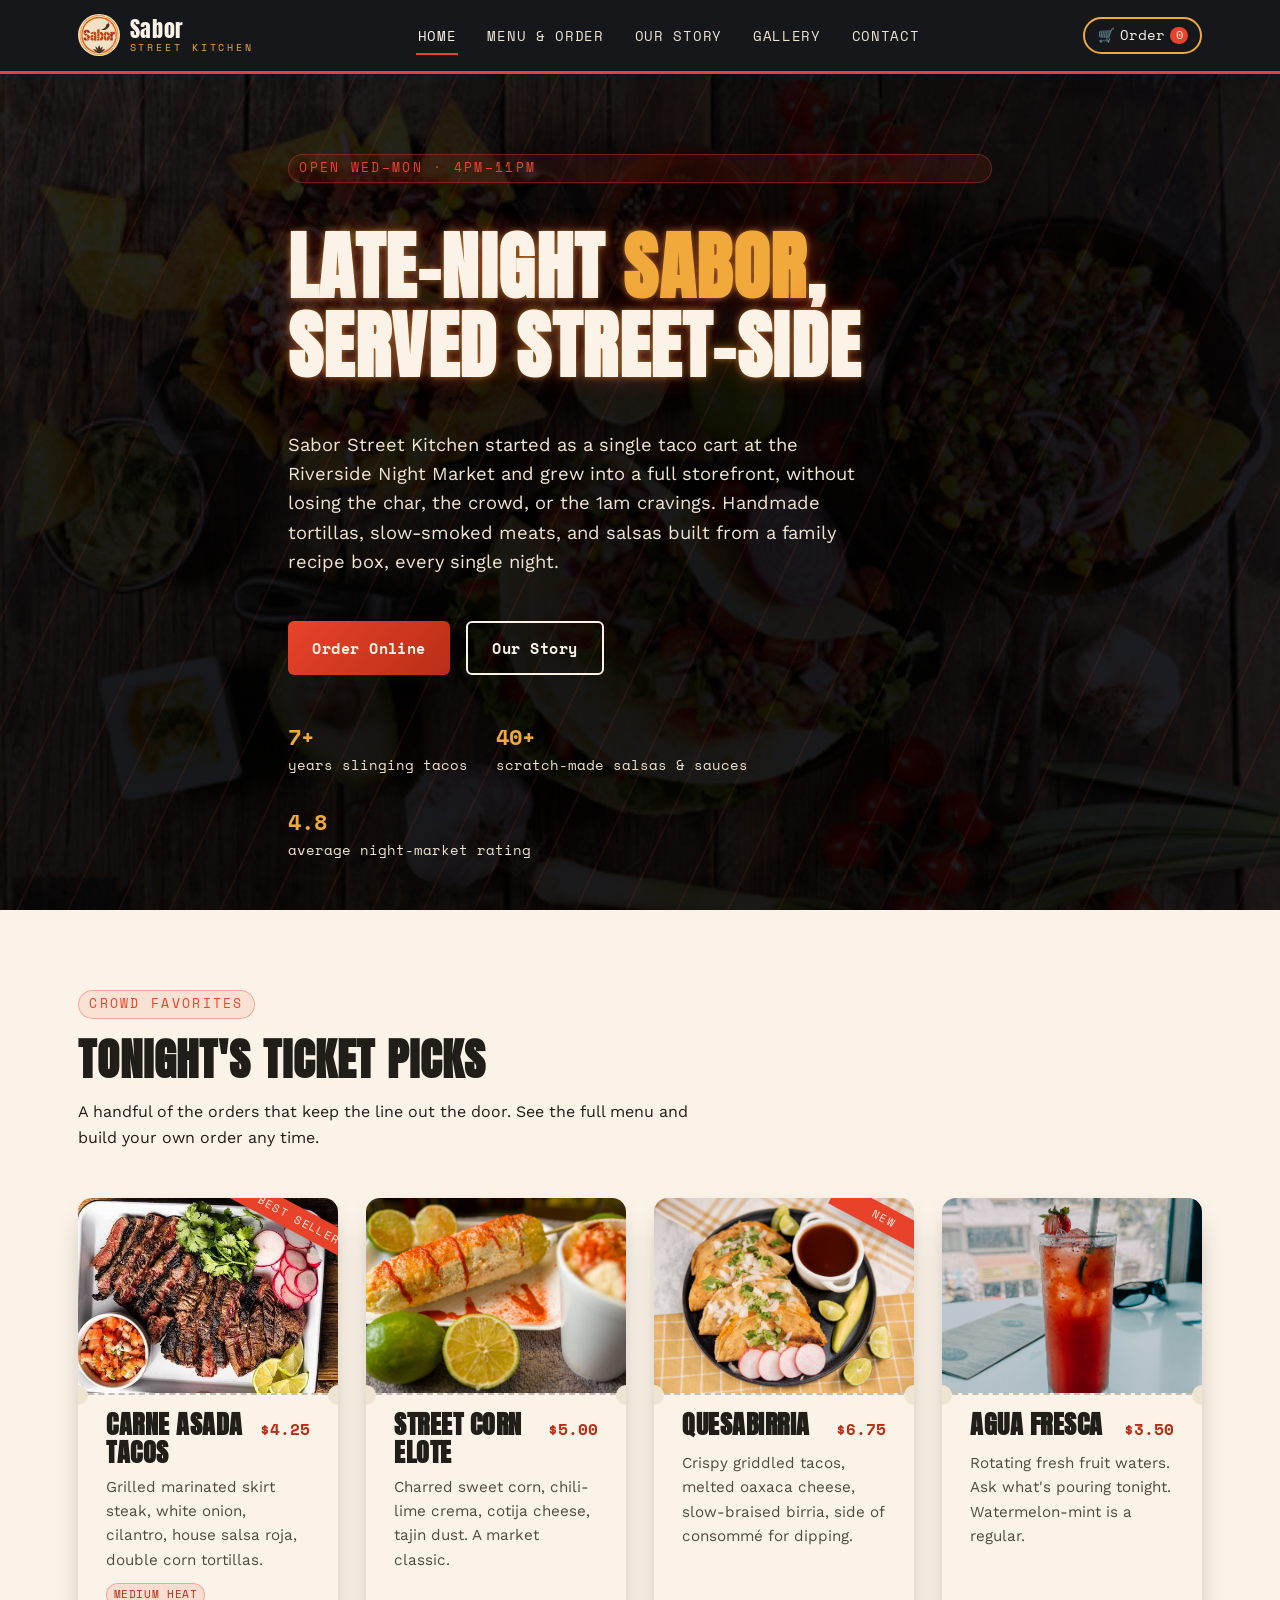
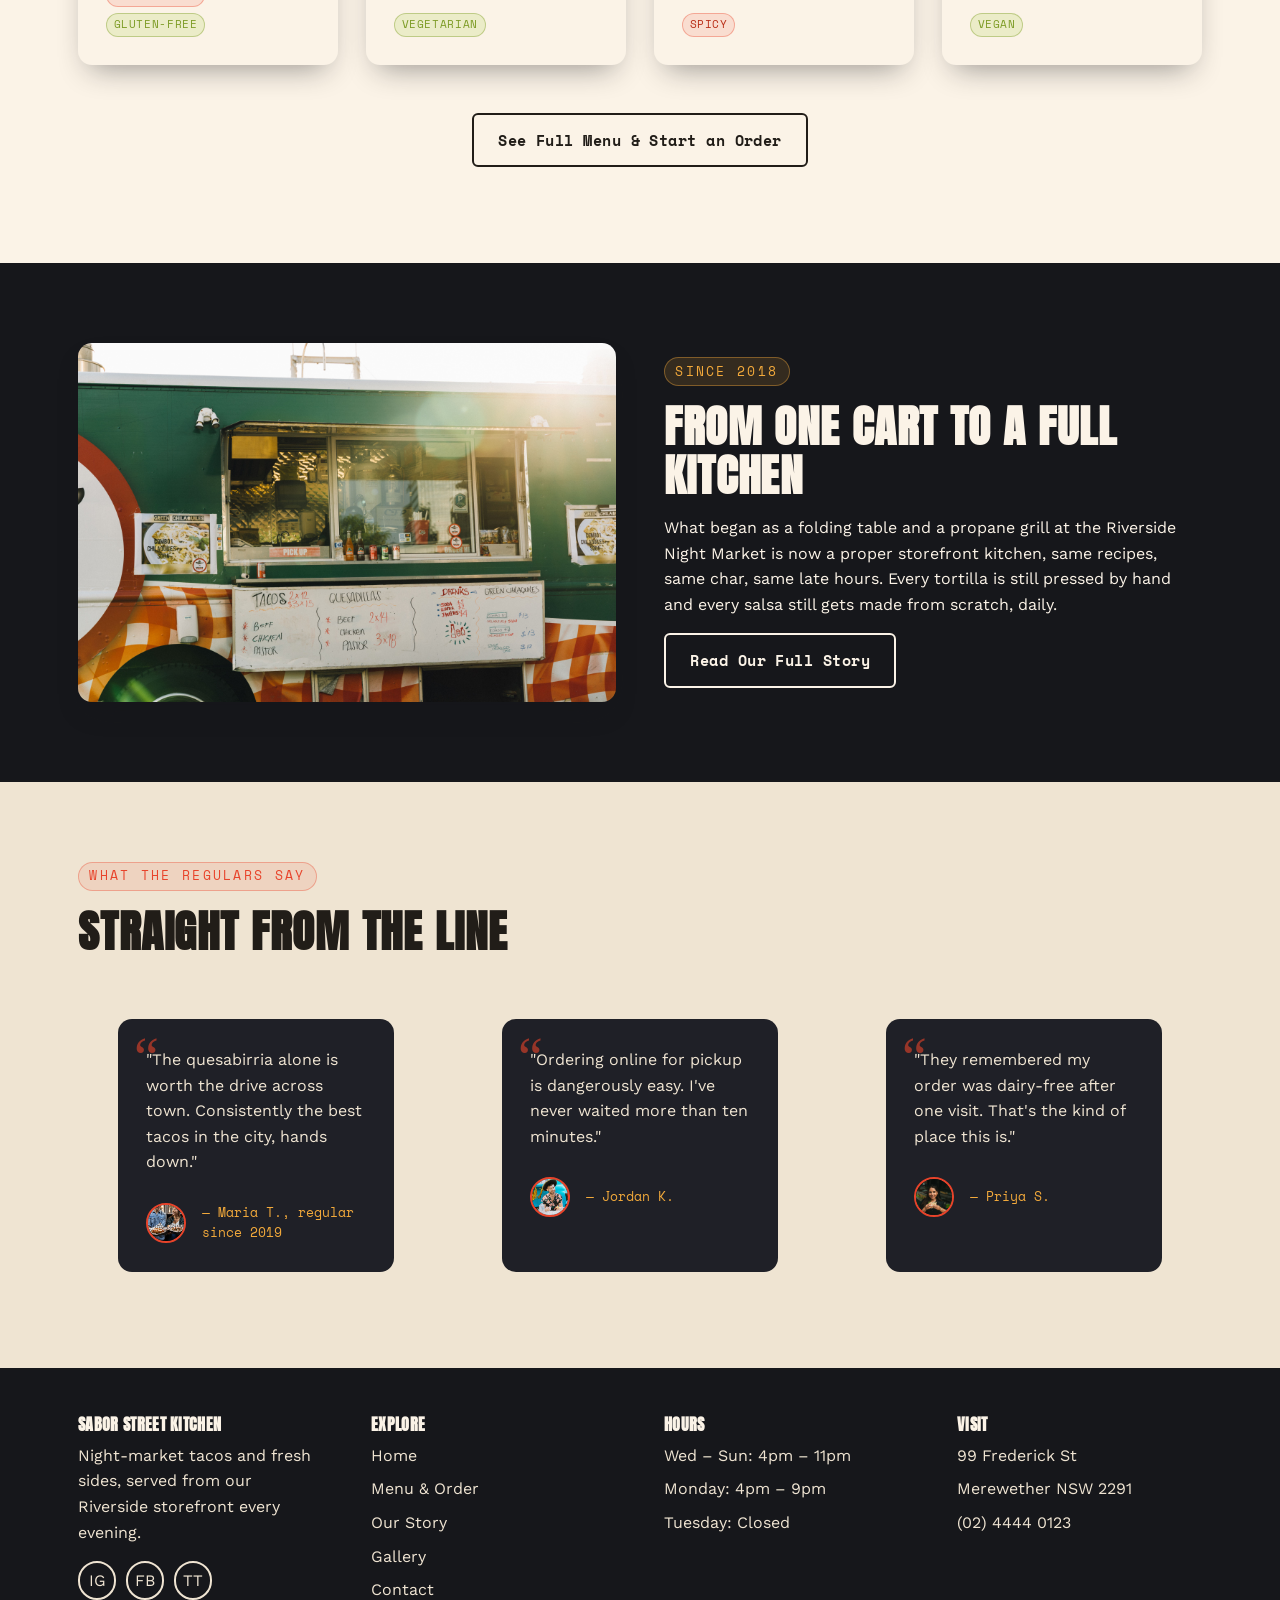
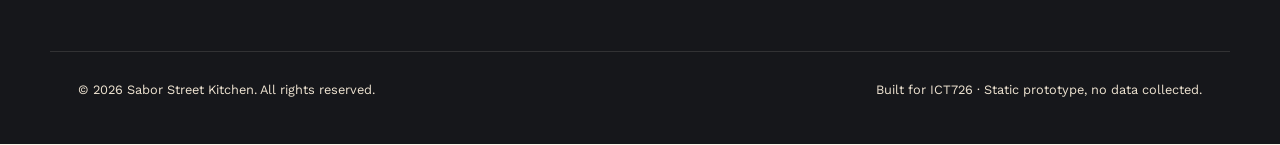
<file: index.html>
<!doctype html>
<html lang="en">
  <head>
    <meta charset="UTF-8" />
    <meta name="viewport" content="width=device-width, initial-scale=1.0" />
    <title>
      Sabor Street Kitchen | Latin American Street Food, Made Fresh Nightly
    </title>
    <meta
      name="description"
      content="Sabor Street Kitchen brings night-market tacos, elote, and aguas frescas to the neighborhood. Order online or visit our storefront."
    />
    <link rel="preconnect" href="https://fonts.googleapis.com" />
    <link rel="preconnect" href="https://fonts.gstatic.com" crossorigin />
    <link
      href="https://fonts.googleapis.com/css2?family=Anton&family=Space+Mono:wght@400;700&family=Work+Sans:wght@400;500;600;700&display=swap"
      rel="stylesheet"
    />
    <link rel="icon" href="images/logo.svg" type="image/svg+xml" />
    <link rel="stylesheet" href="css/styles.css" />
    <link rel="stylesheet" href="css/responsive.css" />
  </head>
  <body>
    <a class="skip-link" href="#main">Skip to main content</a>

    <header class="site-header">
      <div class="container nav-bar">
        <a class="brand" href="index.html">
          <img src="images/logo.svg" alt="" width="42" height="42" />
          <span class="brand-text">Sabor<span>Street Kitchen</span></span>
        </a>

        <nav class="main-nav" id="primary-navigation" aria-label="Primary">
          <ul>
            <li><a href="index.html" aria-current="page">Home</a></li>
            <li><a href="menu.html">Menu &amp; Order</a></li>
            <li><a href="about.html">Our Story</a></li>
            <li><a href="gallery.html">Gallery</a></li>
            <li><a href="contact.html">Contact</a></li>
          </ul>
        </nav>

        <div style="display: flex; align-items: center; gap: 0.75rem">
          <a class="nav-cart" href="menu.html" aria-label="View order, 0 items">
            <span aria-hidden="true">&#128722;</span> Order
            <span class="count" data-cart-count>0</span>
          </a>
          <button
            class="nav-toggle"
            type="button"
            aria-expanded="false"
            aria-controls="primary-navigation"
            aria-label="Toggle menu"
          >
            <span class="bar"></span><span class="bar"></span
            ><span class="bar"></span>
          </button>
        </div>
      </div>
    </header>

    <main id="main">
      <!-- Heroo -->
      <section class="hero">
        <div class="container hero-inner">
          <span class="eyebrow"
            >Open Wed&ndash;Mon &middot; 4pm&ndash;11pm</span
          >
          <h1>
            Late-Night <span class="flicker">Sabor</span>, Served Street-Side
          </h1>
          <p class="hero-lede">
            Sabor Street Kitchen started as a single taco cart at the Riverside
            Night Market and grew into a full storefront, without losing the
            char, the crowd, or the 1am cravings. Handmade tortillas,
            slow-smoked meats, and salsas built from a family recipe box, every
            single night.
          </p>
          <div class="hero-cta">
            <a class="btn btn-primary" href="menu.html">Order Online</a>
            <a class="btn btn-secondary" href="about.html">Our Story</a>
          </div>
          <div class="hero-badges">
            <div><strong>7+</strong> years slinging tacos</div>
            <div><strong>40+</strong> scratch-made salsas &amp; sauces</div>
            <div><strong>4.8</strong> average night-market rating</div>
          </div>
        </div>
      </section>

      <!-- Featured dishes -->
      <section class="section">
        <div class="container">
          <div class="section-head">
            <span class="eyebrow">Crowd Favorites</span>
            <h2>Tonight's Ticket Picks</h2>
            <p>
              A handful of the orders that keep the line out the door. See the
              full menu and build your own order any time.
            </p>
          </div>

          <div class="ticket-grid">
            <article class="ticket">
              <div class="ticket-media">
                <img
                  src="images/dish-carne-asada.jpg"
                  alt="Two carne asada tacos topped with onion, cilantro and a lime wedge on a paper tray"
                  loading="lazy"
                />
                <span class="ticket-stamp">Best Seller</span>
              </div>
              <div class="ticket-body">
                <div class="ticket-title-row">
                  <h3>Carne Asada Tacos</h3>
                  <span class="ticket-price">$4.25</span>
                </div>
                <p class="ticket-desc">
                  Grilled marinated skirt steak, white onion, cilantro, house
                  salsa roja, double corn tortillas.
                </p>
                <div class="ticket-tags">
                  <span class="tag spicy">Medium heat</span
                  ><span class="tag">Gluten-free</span>
                </div>
              </div>
            </article>

            <article class="ticket">
              <div class="ticket-media">
                <img
                  src="images/dish-elote.jpg"
                  alt="Grilled corn on the cob coated in crema, cotija cheese and chili powder"
                  loading="lazy"
                />
              </div>
              <div class="ticket-body">
                <div class="ticket-title-row">
                  <h3>Street Corn Elote</h3>
                  <span class="ticket-price">$5.00</span>
                </div>
                <p class="ticket-desc">
                  Charred sweet corn, chili-lime crema, cotija cheese, tajin
                  dust. A market classic.
                </p>
                <div class="ticket-tags">
                  <span class="tag">Vegetarian</span>
                </div>
              </div>
            </article>

            <article class="ticket">
              <div class="ticket-media">
                <img
                  src="images/dish-quesabirria.jpg"
                  alt="Crispy quesabirria tacos with melted cheese and a side of consomm\u00e9 for dipping"
                  loading="lazy"
                />
                <span class="ticket-stamp">&nbsp; New &nbsp;&nbsp;</span>
              </div>
              <div class="ticket-body">
                <div class="ticket-title-row">
                  <h3>Quesabirria</h3>
                  <span class="ticket-price">$6.75</span>
                </div>
                <p class="ticket-desc">
                  Crispy griddled tacos, melted oaxaca cheese, slow-braised
                  birria, side of consommé for dipping.
                </p>
                <div class="ticket-tags">
                  <span class="tag spicy">Spicy</span>
                </div>
              </div>
            </article>

            <article class="ticket">
              <div class="ticket-media">
                <img
                  src="images/dish-agua-fresca.jpg"
                  alt="Two glasses of colorful agua fresca with fresh fruit garnish"
                  loading="lazy"
                />
              </div>
              <div class="ticket-body">
                <div class="ticket-title-row">
                  <h3>Agua Fresca</h3>
                  <span class="ticket-price">$3.50</span>
                </div>
                <p class="ticket-desc">
                  Rotating fresh fruit waters. Ask what's pouring tonight.
                  Watermelon-mint is a regular.
                </p>
                <div class="ticket-tags"><span class="tag">Vegan</span></div>
              </div>
            </article>
          </div>

          <p class="text-center mt-lg">
            <a class="btn btn-outline-dark" href="menu.html"
              >See Full Menu &amp; Start an Order</a
            >
          </p>
        </div>
      </section>

      <!-- About teaser -->
      <section class="section section-dark on-dark">
        <div class="container about-grid">
          <div class="about-media">
            <img
              src="images/about-truck.jpg"
              alt="The original Sabor Street Kitchen food truck parked at the Riverside Night Market"
              loading="lazy"
            />
          </div>
          <div>
            <span class="eyebrow">Since 2018</span>
            <h2>From One Cart to a Full Kitchen</h2>
            <p>
              What began as a folding table and a propane grill at the Riverside
              Night Market is now a proper storefront kitchen, same recipes,
              same char, same late hours. Every tortilla is still pressed by
              hand and every salsa still gets made from scratch, daily.
            </p>
            <a class="btn btn-secondary" href="about.html"
              >Read Our Full Story</a
            >
          </div>
        </div>
      </section>

      <!-- Testimonials -->
      <section class="section section-tint">
        <div class="container">
          <div class="section-head">
            <span class="eyebrow">What the Regulars Say</span>
            <h2>Straight From the Line</h2>
          </div>
          <div class="testimonial-strip">
            <blockquote class="testimonial">
              <p>
                "The quesabirria alone is worth the drive across town.
                Consistently the best tacos in the city, hands down."
              </p>
              <div class="testimonial-author">
                <img
                  src="images/maria.jpg"
                  alt="Maria T."
                  class="testimonial-avatar"
                />
                <cite>&mdash; Maria T., regular since 2019</cite>
              </div>
            </blockquote>

            <blockquote class="testimonial">
              <p>
                "Ordering online for pickup is dangerously easy. I've never
                waited more than ten minutes."
              </p>
              <div class="testimonial-author">
                <img
                  src="images/jordan.jpg"
                  alt="Jordan K."
                  class="testimonial-avatar"
                />
                <cite>&mdash; Jordan K.</cite>
              </div>
            </blockquote>

            <blockquote class="testimonial">
              <p>
                "They remembered my order was dairy-free after one visit. That's
                the kind of place this is."
              </p>
              <div class="testimonial-author">
                <img
                  src="images/priya.jpg"
                  alt="Priya S."
                  class="testimonial-avatar"
                />
                <cite>&mdash; Priya S.</cite>
              </div>
            </blockquote>
          </div>
        </div>
      </section>
    </main>

    <footer class="site-footer" id="contact-footer">
      <div class="container footer-columns">
        <div class="footer-block">
          <h3>Sabor Street Kitchen</h3>
          <p>
            Night-market tacos and fresh sides, served from our Riverside
            storefront every evening.
          </p>
          <div class="footer-social">
            <a
              href="https://www.instagram.com/koiaustralia/"
              aria-label="Sabor Street Kitchen on Instagram"
              target="_blank"
              rel="noopener"
              >IG</a
            >
            <a
              href="https://www.facebook.com/KOIAustralia"
              aria-label="Sabor Street Kitchen on Facebook"
              target="_blank"
              rel="noopener"
              >FB</a
            >
            <a
              href="https://www.tiktok.com/@kings.own.institute"
              aria-label="Sabor Street Kitchen on TikTok"
              target="_blank"
              rel="noopener"
              >TT</a
            >
          </div>
        </div>
        <div class="footer-block">
          <h3>Explore</h3>
          <ul>
            <li><a href="index.html">Home</a></li>
            <li><a href="menu.html">Menu &amp; Order</a></li>
            <li><a href="about.html">Our Story</a></li>
            <li><a href="gallery.html">Gallery</a></li>
            <li><a href="contact.html">Contact</a></li>
          </ul>
        </div>
        <div class="footer-block">
          <h3>Hours</h3>
          <ul>
            <li>Wed &ndash; Sun: 4pm &ndash; 11pm</li>
            <li>Monday: 4pm &ndash; 9pm</li>
            <li>Tuesday: Closed</li>
          </ul>
        </div>
        <div class="footer-block">
          <h3>Visit</h3>
          <ul>
            <li>99 Frederick St</li>
            <li>Merewether NSW 2291</li>
            <li><a href="tel:+612444401234">(02) 4444 0123</a></li>
          </ul>
        </div>
      </div>
      <div class="container footer-bottom">
        <p>
          &copy; <span data-year>2026</span> Sabor Street Kitchen. All rights
          reserved.
        </p>
        <p>Built for ICT726 &middot; Static prototype, no data collected.</p>
      </div>
    </footer>

    <div
      class="visually-hidden"
      role="status"
      aria-live="polite"
      data-live-region
    ></div>
    <script src="js/script.js"></script>
  </body>
</html>
</file>
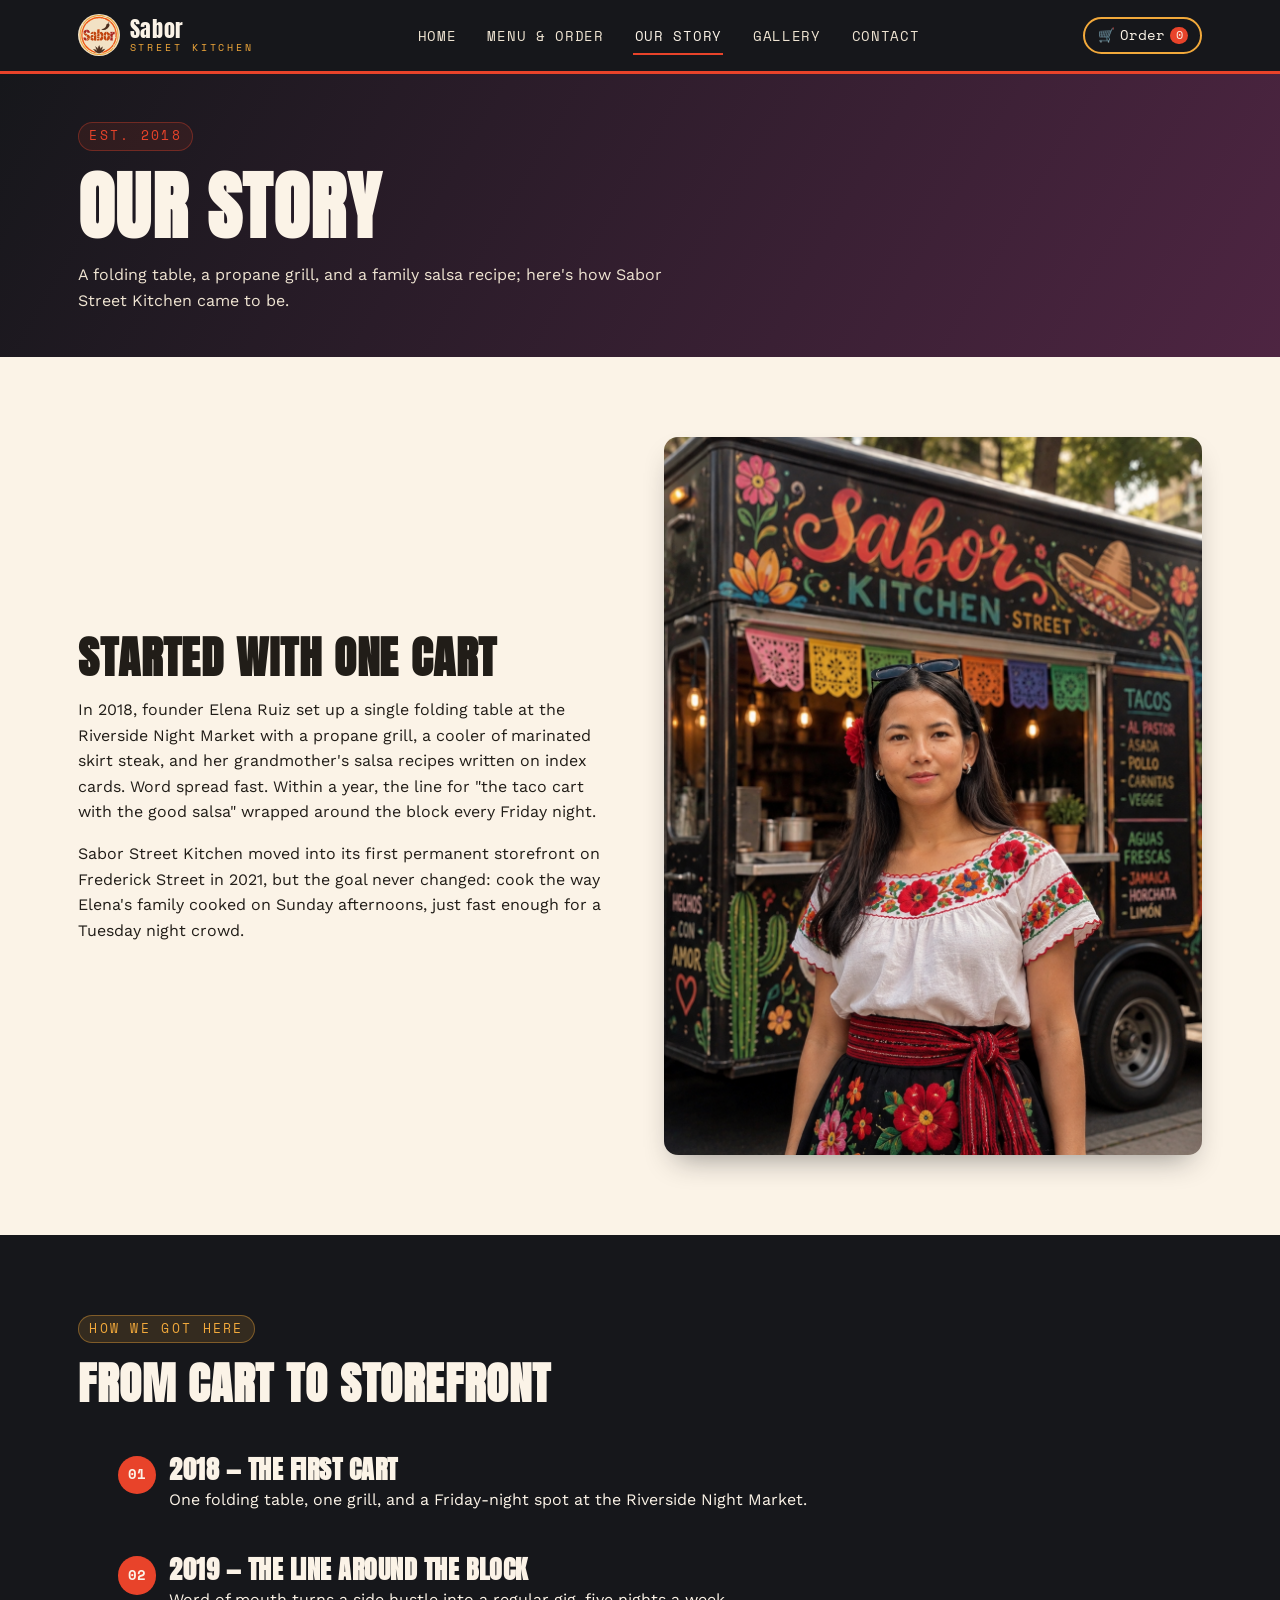
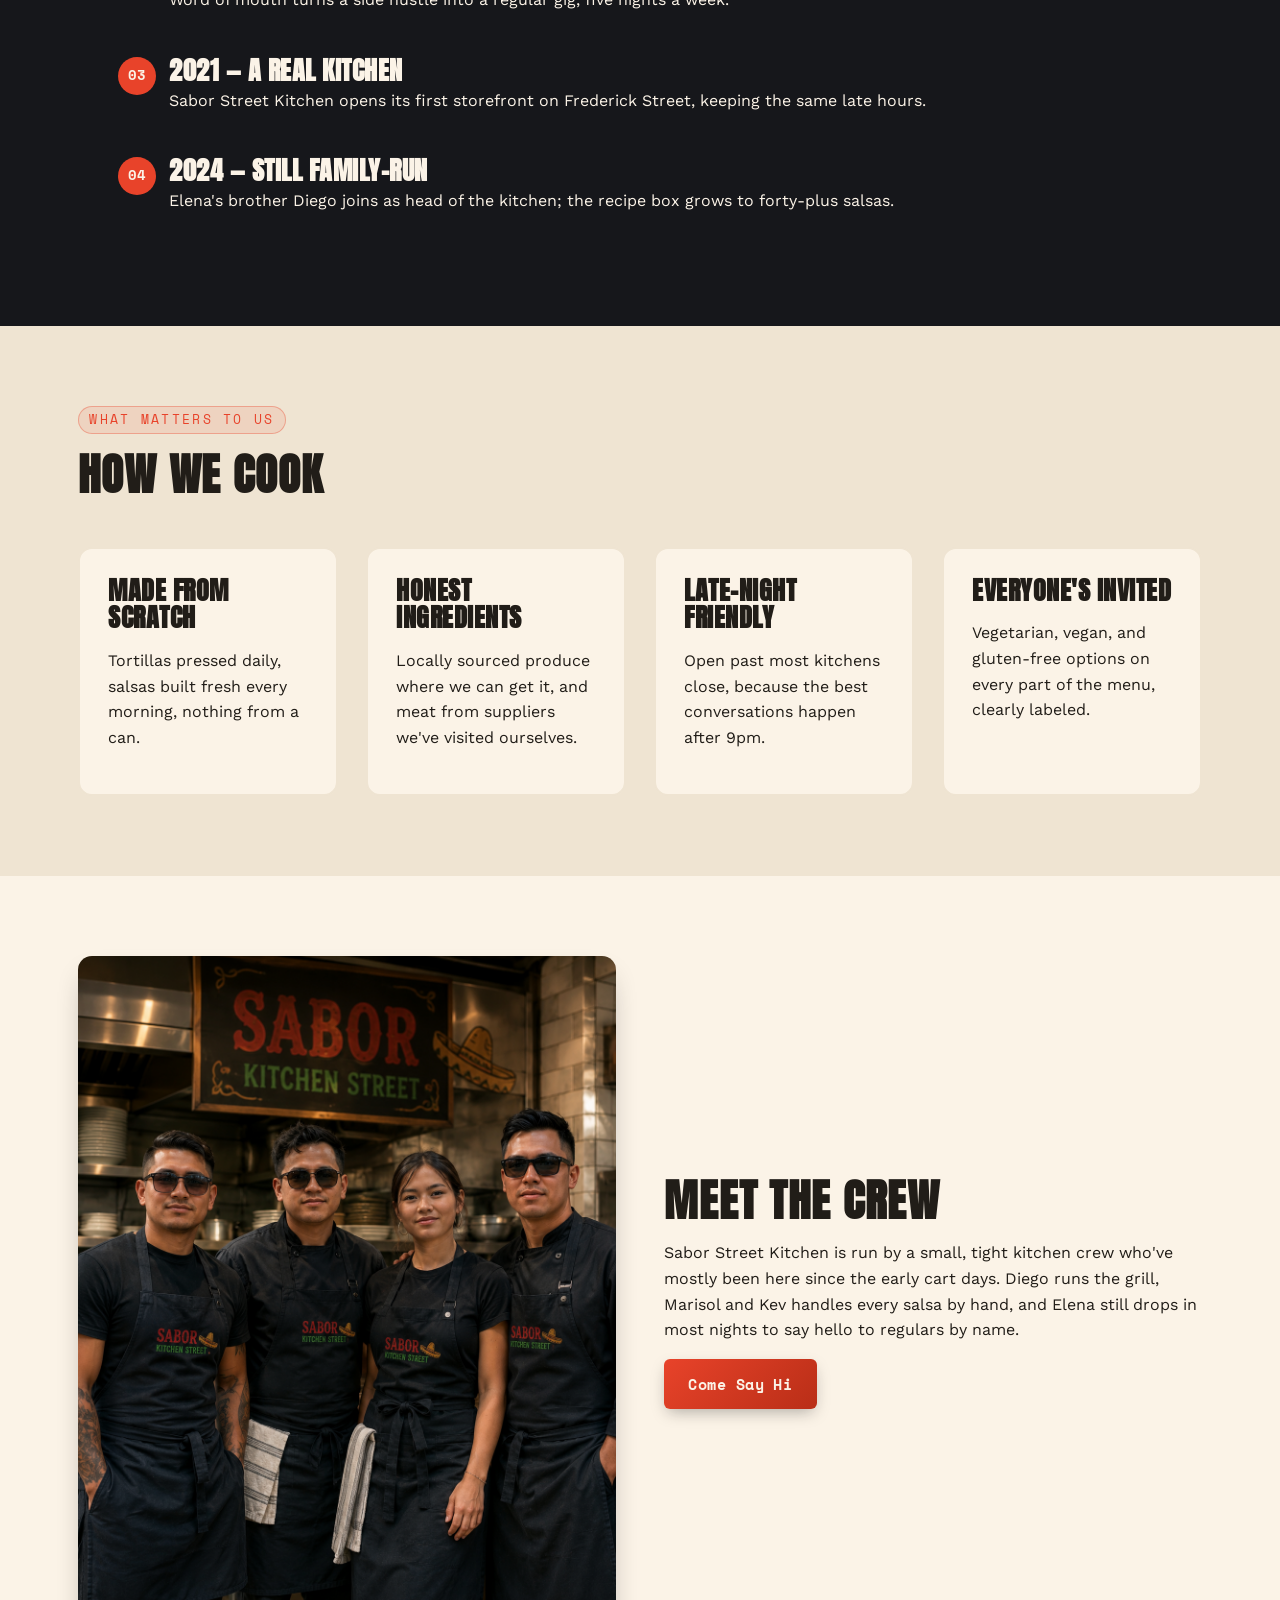
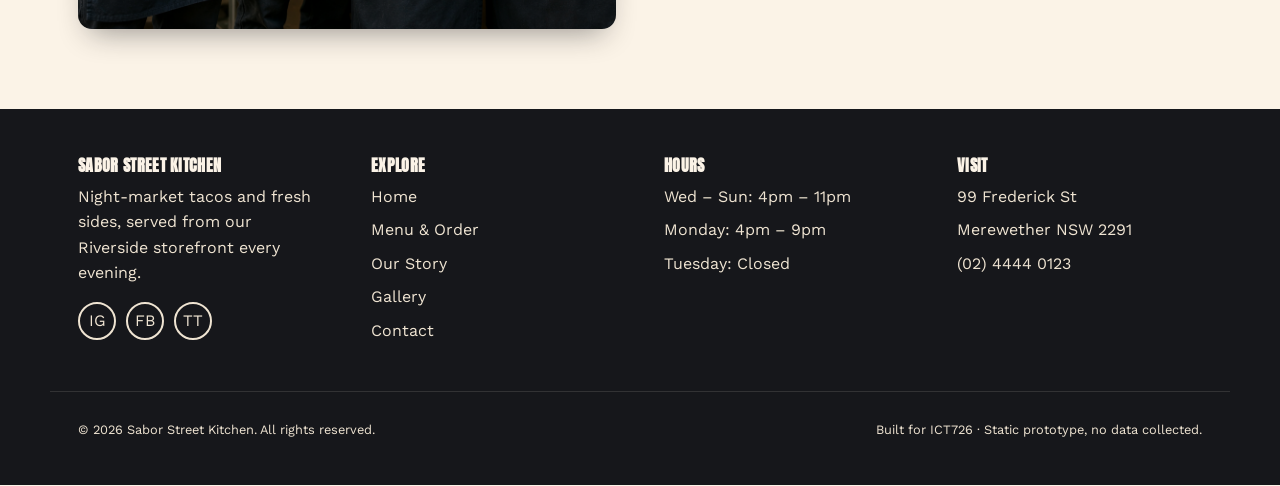
<file: about.html>
<!doctype html>
<html lang="en">
  <head>
    <meta charset="UTF-8" />
    <meta name="viewport" content="width=device-width, initial-scale=1.0" />
    <title>Our Story | Sabor Street Kitchen</title>
    <meta
      name="description"
      content="From a single food cart to a full storefront kitchen — the story of Sabor Street Kitchen."
    />
    <link rel="preconnect" href="https://fonts.googleapis.com" />
    <link rel="preconnect" href="https://fonts.gstatic.com" crossorigin />
    <link
      href="https://fonts.googleapis.com/css2?family=Anton&family=Space+Mono:wght@400;700&family=Work+Sans:wght@400;500;600;700&display=swap"
      rel="stylesheet"
    />
    <link rel="icon" href="images/logo.svg" type="image/svg+xml" />
    <link rel="stylesheet" href="css/styles.css" />
    <link rel="stylesheet" href="css/responsive.css" />
  </head>
  <body>
    <a class="skip-link" href="#main">Skip to main content</a>

    <header class="site-header">
      <div class="container nav-bar">
        <a class="brand" href="index.html">
          <img src="images/logo.svg" alt="" width="42" height="42" />
          <span class="brand-text">Sabor<span>Street Kitchen</span></span>
        </a>
        <nav class="main-nav" id="primary-navigation" aria-label="Primary">
          <ul>
            <li><a href="index.html">Home</a></li>
            <li><a href="menu.html">Menu &amp; Order</a></li>
            <li><a href="about.html" aria-current="page">Our Story</a></li>
            <li><a href="gallery.html">Gallery</a></li>
            <li><a href="contact.html">Contact</a></li>
          </ul>
        </nav>
        <div style="display: flex; align-items: center; gap: 0.75rem">
          <a class="nav-cart" href="menu.html" aria-label="View order, 0 items">
            <span aria-hidden="true">&#128722;</span> Order
            <span class="count" data-cart-count>0</span>
          </a>
          <button
            class="nav-toggle"
            type="button"
            aria-expanded="false"
            aria-controls="primary-navigation"
            aria-label="Toggle menu"
          >
            <span class="bar"></span><span class="bar"></span
            ><span class="bar"></span>
          </button>
        </div>
      </div>
    </header>

    <main id="main">
      <section class="page-header">
        <div class="container">
          <span class="eyebrow">Est. 2018</span>
          <h1>Our Story</h1>
          <p>
            A folding table, a propane grill, and a family salsa recipe; here's
            how Sabor Street Kitchen came to be.
          </p>
        </div>
      </section>

      <section class="section">
        <div class="container about-grid">
          <div>
            <h2>Started With One Cart</h2>
            <p>
              In 2018, founder Elena Ruiz set up a single folding table at the
              Riverside Night Market with a propane grill, a cooler of marinated
              skirt steak, and her grandmother's salsa recipes written on index
              cards. Word spread fast. Within a year, the line for "the taco
              cart with the good salsa" wrapped around the block every Friday
              night.
            </p>
            <p>
              Sabor Street Kitchen moved into its first permanent storefront on
              Frederick Street in 2021, but the goal never changed: cook the way
              Elena's family cooked on Sunday afternoons, just fast enough for a
              Tuesday night crowd.
            </p>
          </div>
          <div class="about-media">
            <img
              src="images/about-founder.png"
              alt="Portrait of Elena Ruiz, founder of Sabor Street Kitchen, in the kitchen"
              loading="lazy"
            />
          </div>
        </div>
      </section>

      <section class="section section-dark on-dark">
        <div class="container">
          <div class="section-head">
            <span class="eyebrow">How We Got Here</span>
            <h2>From Cart to Storefront</h2>
          </div>
          <ol class="timeline">
            <li>
              <h3>2018 &mdash; The First Cart</h3>
              <p>
                One folding table, one grill, and a Friday-night spot at the
                Riverside Night Market.
              </p>
            </li>
            <li>
              <h3>2019 &mdash; The Line Around the Block</h3>
              <p>
                Word of mouth turns a side hustle into a regular gig, five
                nights a week.
              </p>
            </li>
            <li>
              <h3>2021 &mdash; A Real Kitchen</h3>
              <p>
                Sabor Street Kitchen opens its first storefront on Frederick
                Street, keeping the same late hours.
              </p>
            </li>
            <li>
              <h3>2024 &mdash; Still Family-Run</h3>
              <p>
                Elena's brother Diego joins as head of the kitchen; the recipe
                box grows to forty-plus salsas.
              </p>
            </li>
          </ol>
        </div>
      </section>

      <section class="section section-tint">
        <div class="container">
          <div class="section-head">
            <span class="eyebrow">What Matters to Us</span>
            <h2>How We Cook</h2>
          </div>
          <div class="values-grid">
            <div class="value-card">
              <h3>Made From Scratch</h3>
              <p>
                Tortillas pressed daily, salsas built fresh every morning,
                nothing from a can.
              </p>
            </div>
            <div class="value-card">
              <h3>Honest Ingredients</h3>
              <p>
                Locally sourced produce where we can get it, and meat from
                suppliers we've visited ourselves.
              </p>
            </div>
            <div class="value-card">
              <h3>Late-Night Friendly</h3>
              <p>
                Open past most kitchens close, because the best conversations
                happen after 9pm.
              </p>
            </div>
            <div class="value-card">
              <h3>Everyone's Invited</h3>
              <p>
                Vegetarian, vegan, and gluten-free options on every part of the
                menu, clearly labeled.
              </p>
            </div>
          </div>
        </div>
      </section>

      <section class="section">
        <div class="container about-grid">
          <div class="about-media">
            <img
              src="images/about-team.png"
              alt="The Sabor Street Kitchen team preparing food together in the kitchen"
              loading="lazy"
            />
          </div>
          <div>
            <h2>Meet the Crew</h2>
            <p>
              Sabor Street Kitchen is run by a small, tight kitchen crew who've
              mostly been here since the early cart days. Diego runs the grill,
              Marisol and Kev handles every salsa by hand, and Elena still drops
              in most nights to say hello to regulars by name.
            </p>
            <a class="btn btn-primary" href="contact.html">Come Say Hi</a>
          </div>
        </div>
      </section>
    </main>

    <footer class="site-footer" id="contact-footer">
      <div class="container footer-columns">
        <div class="footer-block">
          <h3>Sabor Street Kitchen</h3>
          <p>
            Night-market tacos and fresh sides, served from our Riverside
            storefront every evening.
          </p>
          <div class="footer-social">
            <a
              href="https://www.instagram.com/koiaustralia/"
              aria-label="Sabor Street Kitchen on Instagram"
              target="_blank"
              rel="noopener"
              >IG</a
            >
            <a
              href="https://www.facebook.com/KOIAustralia"
              aria-label="Sabor Street Kitchen on Facebook"
              target="_blank"
              rel="noopener"
              >FB</a
            >
            <a
              href="https://www.tiktok.com/@kings.own.institute"
              aria-label="Sabor Street Kitchen on TikTok"
              target="_blank"
              rel="noopener"
              >TT</a
            >
          </div>
        </div>
        <div class="footer-block">
          <h3>Explore</h3>
          <ul>
            <li><a href="index.html">Home</a></li>
            <li><a href="menu.html">Menu &amp; Order</a></li>
            <li><a href="about.html">Our Story</a></li>
            <li><a href="gallery.html">Gallery</a></li>
            <li><a href="contact.html">Contact</a></li>
          </ul>
        </div>
        <div class="footer-block">
          <h3>Hours</h3>
          <ul>
            <li>Wed &ndash; Sun: 4pm &ndash; 11pm</li>
            <li>Monday: 4pm &ndash; 9pm</li>
            <li>Tuesday: Closed</li>
          </ul>
        </div>
        <div class="footer-block">
          <h3>Visit</h3>
          <ul>
            <li>99 Frederick St</li>
            <li>Merewether NSW 2291</li>
            <li><a href="tel:+612444401234">(02) 4444 0123</a></li>
          </ul>
        </div>
      </div>
      <div class="container footer-bottom">
        <p>
          &copy; <span data-year>2026</span> Sabor Street Kitchen. All rights
          reserved.
        </p>
        <p>Built for ICT726 &middot; Static prototype, no data collected.</p>
      </div>
    </footer>

    <div
      class="visually-hidden"
      role="status"
      aria-live="polite"
      data-live-region
    ></div>
    <script src="js/script.js"></script>
  </body>
</html>
</file>
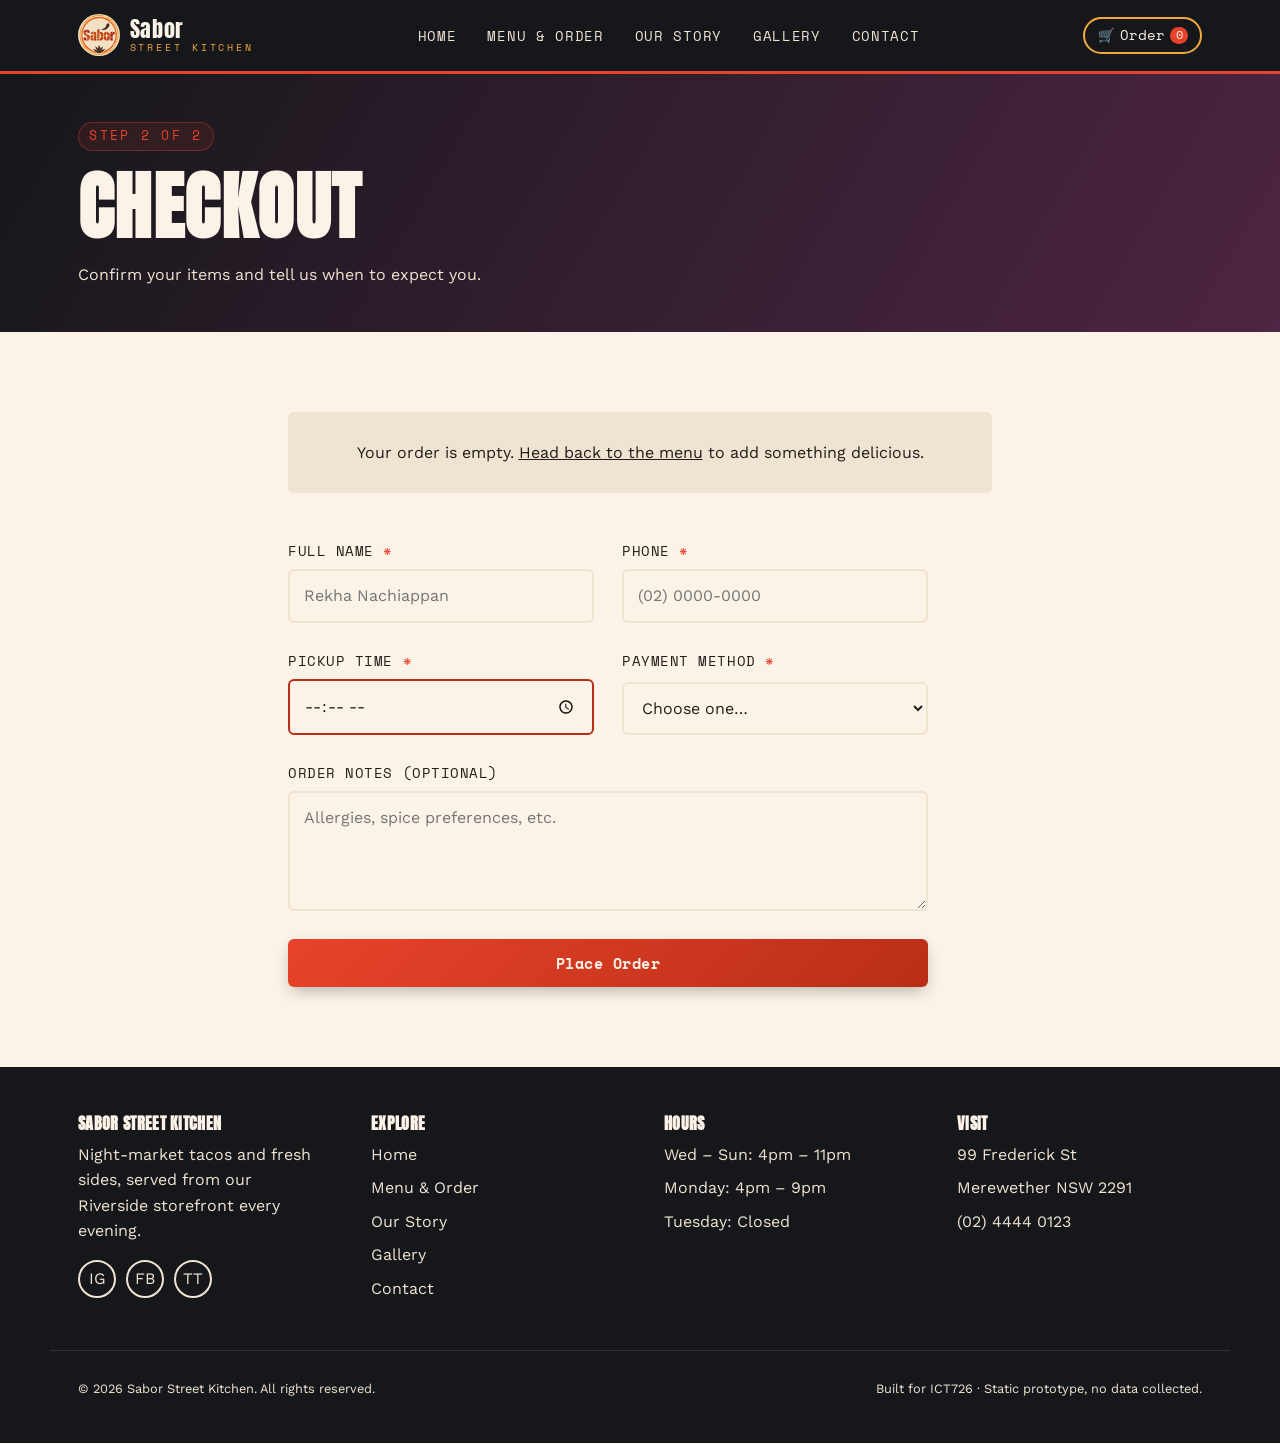
<file: checkout.html>
<!doctype html>
<html lang="en">
  <head>
    <meta charset="UTF-8" />
    <meta name="viewport" content="width=device-width, initial-scale=1.0" />
    <title>Checkout | Sabor Street Kitchen</title>
    <meta
      name="description"
      content="Review your order and confirm pickup details."
    />
    <link rel="preconnect" href="https://fonts.googleapis.com" />
    <link rel="preconnect" href="https://fonts.gstatic.com" crossorigin />
    <link
      href="https://fonts.googleapis.com/css2?family=Anton&family=Space+Mono:wght@400;700&family=Work+Sans:wght@400;500;600;700&display=swap"
      rel="stylesheet"
    />
    <link rel="icon" href="images/logo-mark.svg" type="image/svg+xml" />
    <link rel="stylesheet" href="css/styles.css" />
    <link rel="stylesheet" href="css/responsive.css" />
  </head>
  <body>
    <a class="skip-link" href="#main">Skip to main content</a>

    <header class="site-header">
      <div class="container nav-bar">
        <a class="brand" href="index.html">
          <img src="images/logo-mark.svg" alt="" width="42" height="42" />
          <span class="brand-text">Sabor<span>Street Kitchen</span></span>
        </a>
        <nav class="main-nav" id="primary-navigation" aria-label="Primary">
          <ul>
            <li><a href="index.html">Home</a></li>
            <li><a href="menu.html">Menu &amp; Order</a></li>
            <li><a href="about.html">Our Story</a></li>
            <li><a href="gallery.html">Gallery</a></li>
            <li><a href="contact.html">Contact</a></li>
          </ul>
        </nav>
        <div style="display: flex; align-items: center; gap: 0.75rem">
          <a class="nav-cart" href="menu.html" aria-label="View order, 0 items">
            <span aria-hidden="true">&#128722;</span> Order
            <span class="count" data-cart-count>0</span>
          </a>
          <button
            class="nav-toggle"
            type="button"
            aria-expanded="false"
            aria-controls="primary-navigation"
            aria-label="Toggle menu"
          >
            <span class="bar"></span><span class="bar"></span
            ><span class="bar"></span>
          </button>
        </div>
      </div>
    </header>

    <main id="main">
      <section class="page-header">
        <div class="container">
          <span class="eyebrow">Step 2 of 2</span>
          <h1>Checkout</h1>
          <p>Confirm your items and tell us when to expect you.</p>
        </div>
      </section>

      <section class="section">
        <div class="container" style="max-width: 760px">
          <p class="empty-cart-note" data-empty-cart hidden>
            Your order is empty.
            <a href="menu.html">Head back to the menu</a> to add something
            delicious.
          </p>

          <table class="summary-table" data-summary-table>
            <caption class="visually-hidden">
              Order summary
            </caption>
            <thead>
              <tr>
                <th scope="col">Item</th>
                <th scope="col">Qty</th>
                <th scope="col">Price</th>
                <th scope="col">Total</th>
              </tr>
            </thead>
            <tbody></tbody>
            <tfoot>
              <tr>
                <td colspan="3">Subtotal</td>
                <td data-summary-subtotal>$0.00</td>
              </tr>
              <tr>
                <td colspan="3">Est. tax (8%)</td>
                <td data-summary-tax>$0.00</td>
              </tr>
              <tr>
                <td colspan="3">Total</td>
                <td data-summary-total>$0.00</td>
              </tr>
            </tfoot>
          </table>

          <form id="checkout-form" novalidate class="form-grid mt-lg">
            <div class="form-feedback" role="alert"></div>

            <!--Order confirmation sound: plays once when the order is successfully placed.-->
            <audio id="order-sound" preload="auto" aria-hidden="true">
              <source src="audio/order-confirmation.wav" type="audio/wav" />
              Your browser does not support embedded audio.
            </audio>

            <div class="form-row">
              <div class="field">
                <label for="co-name"
                  >Full name <span class="required">*</span></label
                >
                <input
                  type="text"
                  id="co-name"
                  name="name"
                  required
                  autocomplete="name"
                  placeholder="Rekha Nachiappan"
                />
              </div>
              <div class="field">
                <label for="co-phone"
                  >Phone <span class="required">*</span></label
                >
                <input
                  type="tel"
                  id="co-phone"
                  name="phone"
                  required
                  autocomplete="tel"
                  placeholder="(02) 0000-0000"
                />
              </div>
            </div>

            <div class="form-row">
              <div class="field">
                <label for="co-time"
                  >Pickup time <span class="required">*</span></label
                >
                <input type="time" id="co-time" name="pickupTime" required />
              </div>
              <div class="field">
                <label for="co-payment"
                  >Payment method <span class="required">*</span></label
                >
                <select id="co-payment" name="payment" required>
                  <option value="">Choose one&hellip;</option>
                  <option value="card">Pay by card at pickup</option>
                  <option value="cash">Cash at pickup</option>
                </select>
              </div>
            </div>

            <div class="field">
              <label for="co-notes">Order notes (optional)</label>
              <textarea
                id="co-notes"
                name="notes"
                rows="3"
                placeholder="Allergies, spice preferences, etc."
              ></textarea>
            </div>

            <button type="submit" class="btn btn-primary btn-block">
              Place Order
            </button>
          </form>
        </div>
      </section>
    </main>

    <footer class="site-footer" id="contact-footer">
      <div class="container footer-columns">
        <div class="footer-block">
          <h3>Sabor Street Kitchen</h3>
          <p>
            Night-market tacos and fresh sides, served from our Riverside
            storefront every evening.
          </p>
          <div class="footer-social">
            <a
              href="https://www.instagram.com/koiaustralia/"
              aria-label="Sabor Street Kitchen on Instagram"
              target="_blank"
              rel="noopener"
              >IG</a
            >
            <a
              href="https://www.facebook.com/KOIAustralia"
              aria-label="Sabor Street Kitchen on Facebook"
              target="_blank"
              rel="noopener"
              >FB</a
            >
            <a
              href="https://www.tiktok.com/@kings.own.institute"
              aria-label="Sabor Street Kitchen on TikTok"
              target="_blank"
              rel="noopener"
              >TT</a
            >
          </div>
        </div>
        <div class="footer-block">
          <h3>Explore</h3>
          <ul>
            <li><a href="index.html">Home</a></li>
            <li><a href="menu.html">Menu &amp; Order</a></li>
            <li><a href="about.html">Our Story</a></li>
            <li><a href="gallery.html">Gallery</a></li>
            <li><a href="contact.html">Contact</a></li>
          </ul>
        </div>
        <div class="footer-block">
          <h3>Hours</h3>
          <ul>
            <li>Wed &ndash; Sun: 4pm &ndash; 11pm</li>
            <li>Monday: 4pm &ndash; 9pm</li>
            <li>Tuesday: Closed</li>
          </ul>
        </div>
        <div class="footer-block">
          <h3>Visit</h3>
          <ul>
            <li>99 Frederick St</li>
            <li>Merewether NSW 2291</li>
            <li><a href="tel:+612444401234">(02) 4444 0123</a></li>
          </ul>
        </div>
      </div>
      <div class="container footer-bottom">
        <p>
          &copy; <span data-year>2026</span> Sabor Street Kitchen. All rights
          reserved.
        </p>
        <p>Built for ICT726 &middot; Static prototype, no data collected.</p>
      </div>
    </footer>

    <div
      class="visually-hidden"
      role="status"
      aria-live="polite"
      data-live-region
    ></div>
    <script src="js/script.js"></script>
  </body>
</html>
</file>
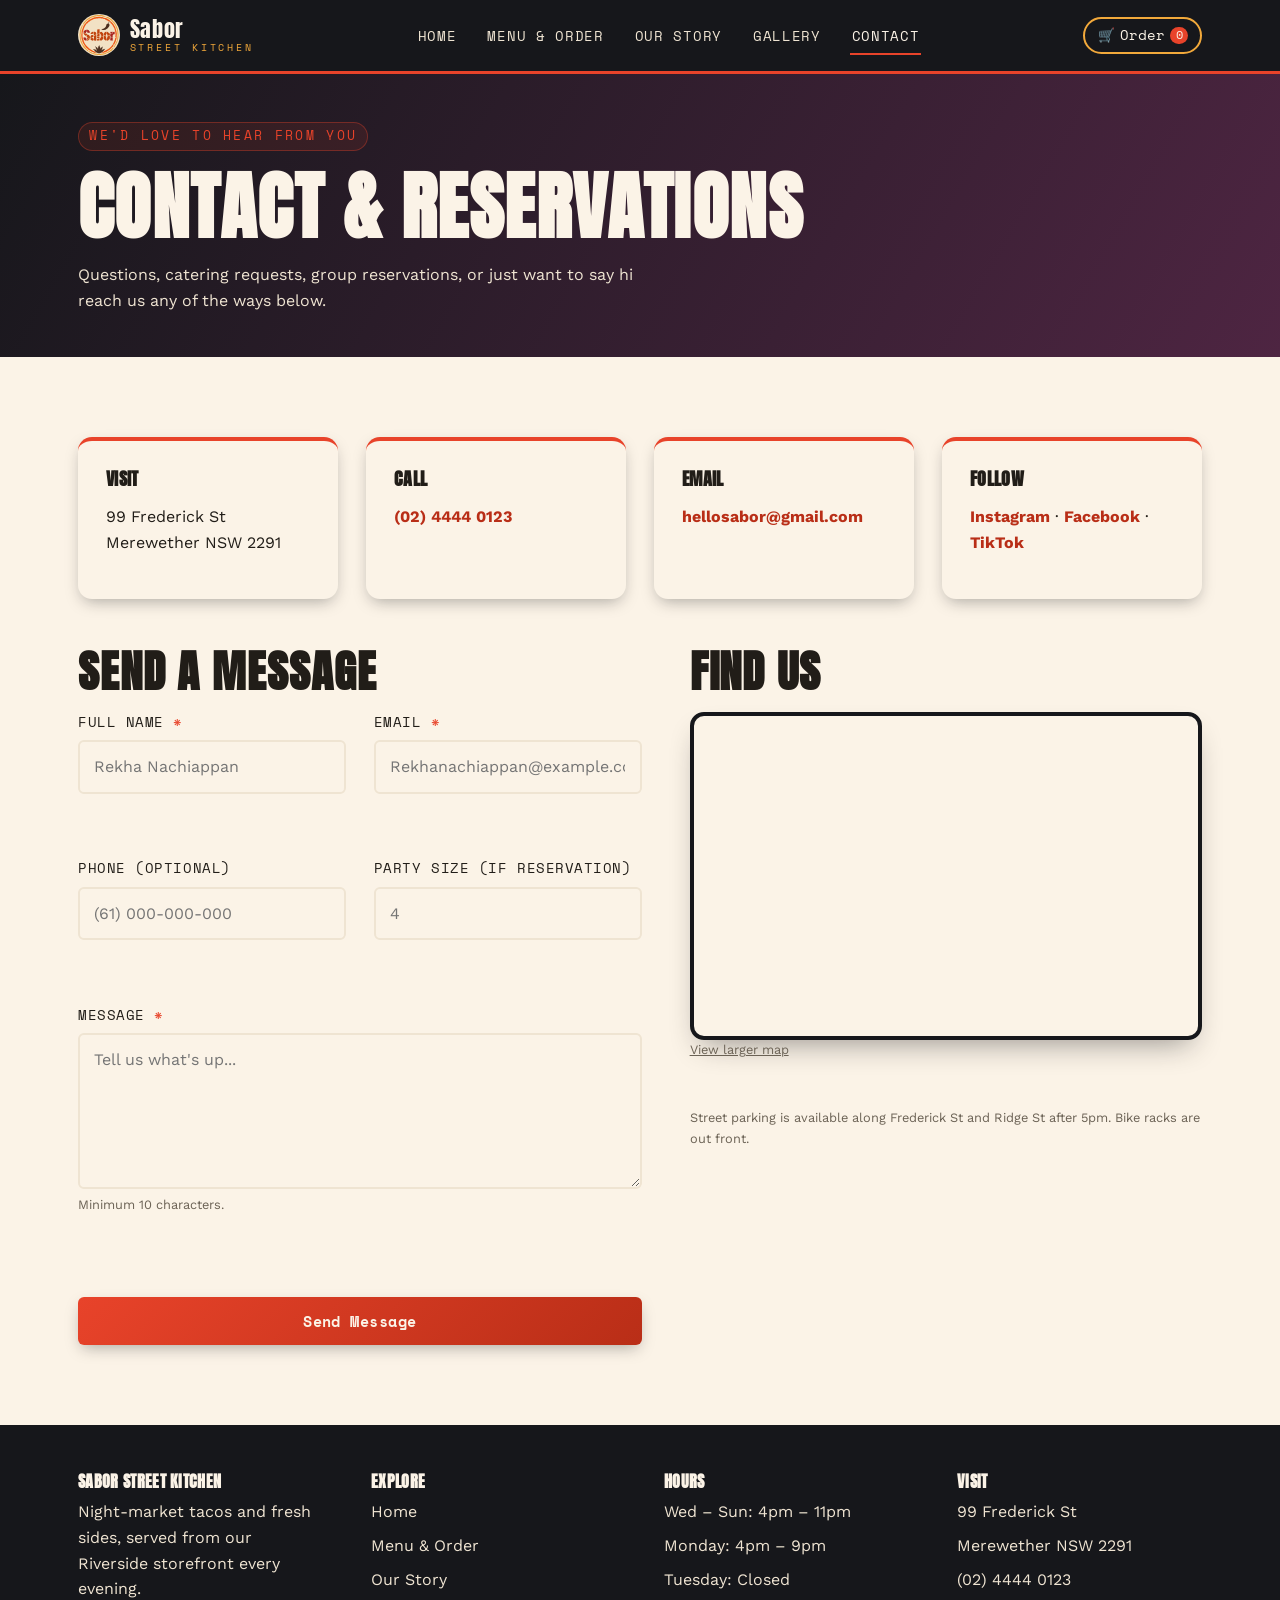
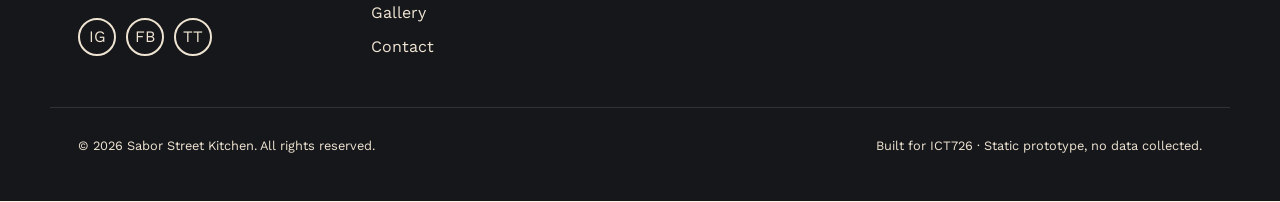
<file: contact.html>
<!doctype html>
<html lang="en">
  <head>
    <meta charset="UTF-8" />
    <meta name="viewport" content="width=device-width, initial-scale=1.0" />
    <title>Contact Us | Sabor Street Kitchen</title>
    <meta
      name="description"
      content="Get in touch with Sabor Street Kitchen, request a reservation, or find us on the map."
    />
    <link rel="preconnect" href="https://fonts.googleapis.com" />
    <link rel="preconnect" href="https://fonts.gstatic.com" crossorigin />
    <link
      href="https://fonts.googleapis.com/css2?family=Anton&family=Space+Mono:wght@400;700&family=Work+Sans:wght@400;500;600;700&display=swap"
      rel="stylesheet"
    />
    <link rel="icon" href="images/logo.svg" type="image/svg+xml" />
    <link rel="stylesheet" href="css/styles.css" />
    <link rel="stylesheet" href="css/responsive.css" />
  </head>
  <body>
    <a class="skip-link" href="#main">Skip to main content</a>

    <header class="site-header">
      <div class="container nav-bar">
        <a class="brand" href="index.html">
          <img src="images/logo.svg" alt="" width="42" height="42" />
          <span class="brand-text">Sabor<span>Street Kitchen</span></span>
        </a>
        <nav class="main-nav" id="primary-navigation" aria-label="Primary">
          <ul>
            <li><a href="index.html">Home</a></li>
            <li><a href="menu.html">Menu &amp; Order</a></li>
            <li><a href="about.html">Our Story</a></li>
            <li><a href="gallery.html">Gallery</a></li>
            <li><a href="contact.html" aria-current="page">Contact</a></li>
          </ul>
        </nav>
        <div style="display: flex; align-items: center; gap: 0.75rem">
          <a class="nav-cart" href="menu.html" aria-label="View order, 0 items">
            <span aria-hidden="true">&#128722;</span> Order
            <span class="count" data-cart-count>0</span>
          </a>
          <button
            class="nav-toggle"
            type="button"
            aria-expanded="false"
            aria-controls="primary-navigation"
            aria-label="Toggle menu"
          >
            <span class="bar"></span><span class="bar"></span
            ><span class="bar"></span>
          </button>
        </div>
      </div>
    </header>

    <main id="main">
      <section class="page-header">
        <div class="container">
          <span class="eyebrow">We'd Love to Hear From You</span>
          <h1>Contact &amp; Reservations</h1>
          <p>
            Questions, catering requests, group reservations, or just want to
            say hi reach us any of the ways below.
          </p>
        </div>
      </section>

      <section class="section">
        <div class="container">
          <div class="info-grid">
            <div class="info-card">
              <h3>Visit</h3>
              <p>99 Frederick St<br />Merewether NSW 2291</p>
            </div>
            <div class="info-card">
              <h3>Call</h3>
              <p><a href="tel:+61249630142">(02) 4444 0123</a></p>
            </div>
            <div class="info-card">
              <h3>Email</h3>
              <p>
                <a href="mailto:hellosabor@gmail.com">hellosabor@gmail.com</a>
              </p>
            </div>
            <div class="info-card">
              <h3>Follow</h3>
              <p>
                <a
                  href="https://www.instagram.com/koiaustralia"
                  target="_blank"
                  rel="noopener"
                  >Instagram</a
                >
                &middot;
                <a
                  href="https://www.facebook.com/KOIAustralia"
                  target="_blank"
                  rel="noopener"
                  >Facebook</a
                >
                &middot;
                <a
                  href="https://www.tiktok.com/@kings.own.institute"
                  target="_blank"
                  rel="noopener"
                  >TikTok</a
                >
              </p>
            </div>
          </div>

          <div class="menu-layout menu-layout--split">
            <div>
              <h2>Send a Message</h2>
              <form id="contact-form" novalidate class="form-grid">
                <div class="form-feedback" role="alert"></div>

                <!-- Plays a short chime once the message is successfully sent. -->
                <audio
                  id="message-sent-sound"
                  preload="auto"
                  aria-hidden="true"
                >
                  <source src="audio/message-sent.wav" type="audio/wav" />
                </audio>

                <div class="form-row">
                  <div class="field">
                    <label for="name"
                      >Full name <span class="required">*</span></label
                    >
                    <input
                      type="text"
                      id="name"
                      name="name"
                      required
                      minlength="2"
                      autocomplete="name"
                      placeholder="Rekha Nachiappan "
                      aria-describedby="name-error"
                    />
                    <p
                      class="field-error"
                      id="name-error"
                      data-error-for="name"
                      aria-live="polite"
                    ></p>
                  </div>
                  <div class="field">
                    <label for="email"
                      >Email <span class="required">*</span></label
                    >
                    <input
                      type="email"
                      id="email"
                      name="email"
                      required
                      autocomplete="email"
                      placeholder="Rekhanachiappan@example.com"
                      aria-describedby="email-error"
                    />
                    <p
                      class="field-error"
                      id="email-error"
                      data-error-for="email"
                      aria-live="polite"
                    ></p>
                  </div>
                </div>

                <div class="form-row">
                  <div class="field">
                    <label for="phone">Phone (optional)</label>
                    <input
                      type="tel"
                      id="phone"
                      name="phone"
                      autocomplete="tel"
                      placeholder="(61) 000-000-000"
                      aria-describedby="phone-error"
                    />
                    <p
                      class="field-error"
                      id="phone-error"
                      data-error-for="phone"
                      aria-live="polite"
                    ></p>
                  </div>
                  <div class="field">
                    <label for="partySize">Party size (if reservation)</label>
                    <input
                      type="number"
                      id="partySize"
                      name="partySize"
                      min="1"
                      max="20"
                      placeholder="4"
                      aria-describedby="partySize-error"
                    />
                    <p
                      class="field-error"
                      id="partySize-error"
                      data-error-for="partySize"
                      aria-live="polite"
                    ></p>
                  </div>
                </div>

                <div class="field">
                  <label for="message"
                    >Message <span class="required">*</span></label
                  >
                  <textarea
                    id="message"
                    name="message"
                    required
                    minlength="10"
                    rows="5"
                    placeholder="Tell us what's up..."
                    aria-describedby="message-error"
                  ></textarea>
                  <p class="field-hint">Minimum 10 characters.</p>
                  <p
                    class="field-error"
                    id="message-error"
                    data-error-for="message"
                    aria-live="polite"
                  ></p>
                </div>

                <button type="submit" class="btn btn-primary btn-block">
                  Send Message
                </button>
              </form>
            </div>

            <div>
              <h2>Find Us</h2>
              <div class="map-frame">
                <iframe
                  title="Map showing Sabor Street Kitchen location at 99 Frederick St, Merewether NSW 2291"
                  src="https://www.openstreetmap.org/export/embed.html?bbox=151.75240195%2C-32.95045237%2C151.75840195%2C-32.94745237&amp;layer=mapnik&amp;marker=-32.94895237%2C151.75540195"
                  loading="lazy"
                >
                </iframe>
              </div>
              <p class="field-hint">
                <a
                  href="https://www.openstreetmap.org/?mlat=-32.94895237&amp;mlon=151.75540195#map=17/-32.94895237/151.75540195"
                  target="_blank"
                  rel="noopener"
                  >View larger map</a
                >
              </p>
              <p class="field-hint mt-lg">
                Street parking is available along Frederick St and Ridge St
                after 5pm. Bike racks are out front.
              </p>
            </div>
          </div>
        </div>
      </section>
    </main>

    <footer class="site-footer" id="contact-footer">
      <div class="container footer-columns">
        <div class="footer-block">
          <h3>Sabor Street Kitchen</h3>
          <p>
            Night-market tacos and fresh sides, served from our Riverside
            storefront every evening.
          </p>
          <div class="footer-social">
            <a
              href="https://www.instagram.com/koiaustralia/"
              aria-label="Sabor Street Kitchen on Instagram"
              target="_blank"
              rel="noopener"
              >IG</a
            >
            <a
              href="https://www.facebook.com/KOIAustralia"
              aria-label="Sabor Street Kitchen on Facebook"
              target="_blank"
              rel="noopener"
              >FB</a
            >
            <a
              href="https://www.tiktok.com/@kings.own.institute"
              aria-label="Sabor Street Kitchen on TikTok"
              target="_blank"
              rel="noopener"
              >TT</a
            >
          </div>
        </div>
        <div class="footer-block">
          <h3>Explore</h3>
          <ul>
            <li><a href="index.html">Home</a></li>
            <li><a href="menu.html">Menu &amp; Order</a></li>
            <li><a href="about.html">Our Story</a></li>
            <li><a href="gallery.html">Gallery</a></li>
            <li><a href="contact.html">Contact</a></li>
          </ul>
        </div>
        <div class="footer-block">
          <h3>Hours</h3>
          <ul>
            <li>Wed &ndash; Sun: 4pm &ndash; 11pm</li>
            <li>Monday: 4pm &ndash; 9pm</li>
            <li>Tuesday: Closed</li>
          </ul>
        </div>
        <div class="footer-block">
          <h3>Visit</h3>
          <ul>
            <li>99 Frederick St</li>
            <li>Merewether NSW 2291</li>
            <li><a href="tel:+612444401234">(02) 4444 0123</a></li>
          </ul>
        </div>
      </div>
      <div class="container footer-bottom">
        <p>
          &copy; <span data-year>2026</span> Sabor Street Kitchen. All rights
          reserved.
        </p>
        <p>Built for ICT726 &middot; Static prototype, no data collected.</p>
      </div>
    </footer>

    <div
      class="visually-hidden"
      role="status"
      aria-live="polite"
      data-live-region
    ></div>
    <script src="js/script.js"></script>
  </body>
</html>
</file>
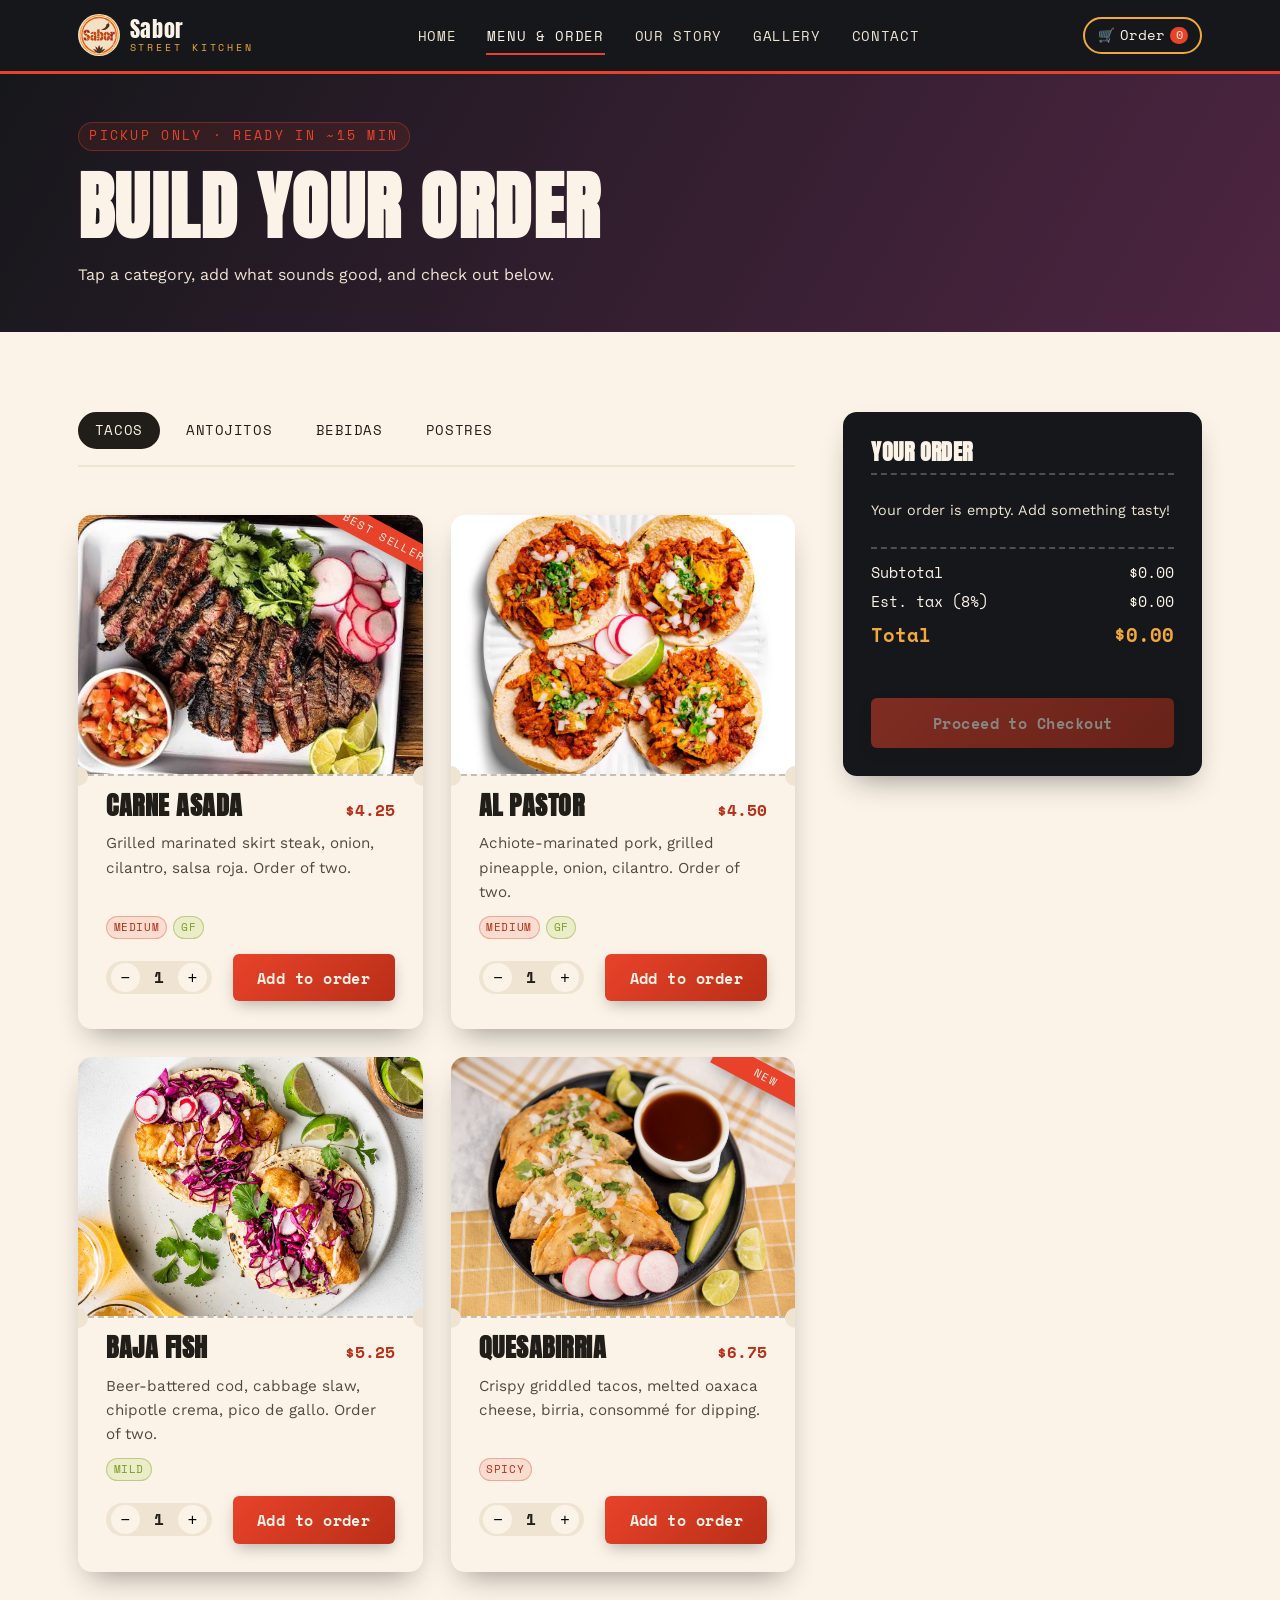
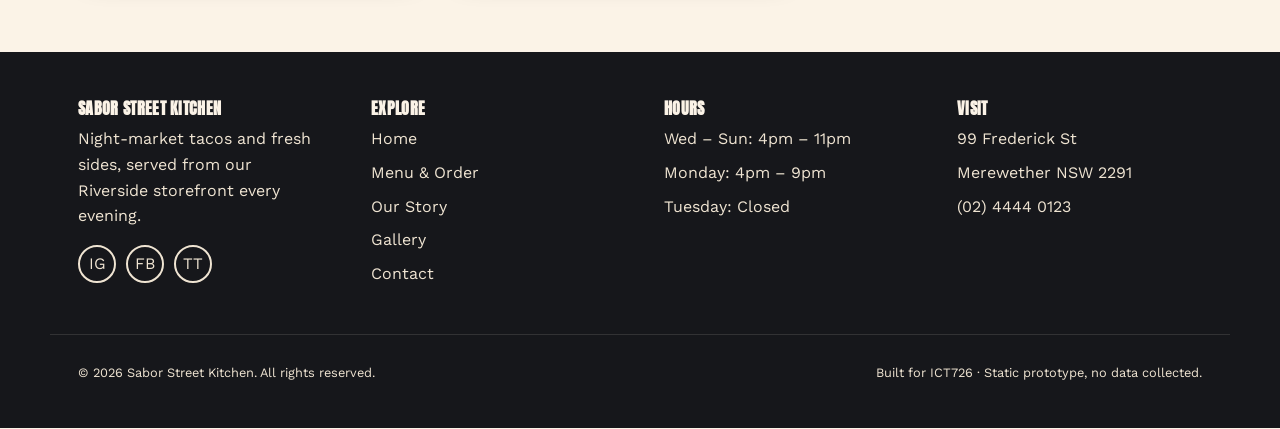
<file: menu.html>
<!doctype html>
<html lang="en">
  <head>
    <meta charset="UTF-8" />
    <meta name="viewport" content="width=device-width, initial-scale=1.0" />
    <title>Menu &amp; Order | Sabor Street Kitchen</title>
    <meta
      name="description"
      content="Browse the full Sabor Street Kitchen menu and build your order for pickup."
    />
    <link rel="preconnect" href="https://fonts.googleapis.com" />
    <link rel="preconnect" href="https://fonts.gstatic.com" crossorigin />
    <link
      href="https://fonts.googleapis.com/css2?family=Anton&family=Space+Mono:wght@400;700&family=Work+Sans:wght@400;500;600;700&display=swap"
      rel="stylesheet"
    />
    <link rel="icon" href="images/logo.svg" type="image/svg+xml" />
    <link rel="stylesheet" href="css/styles.css" />
    <link rel="stylesheet" href="css/responsive.css" />
  </head>
  <body>
    <a class="skip-link" href="#main">Skip to main content</a>

    <header class="site-header">
      <div class="container nav-bar">
        <a class="brand" href="index.html">
          <img src="images/logo.svg" alt="" width="42" height="42" />
          <span class="brand-text">Sabor<span>Street Kitchen</span></span>
        </a>
        <nav class="main-nav" id="primary-navigation" aria-label="Primary">
          <ul>
            <li><a href="index.html">Home</a></li>
            <li>
              <a href="menu.html" aria-current="page">Menu &amp; Order</a>
            </li>
            <li><a href="about.html">Our Story</a></li>
            <li><a href="gallery.html">Gallery</a></li>
            <li><a href="contact.html">Contact</a></li>
          </ul>
        </nav>
        <div style="display: flex; align-items: center; gap: 0.75rem">
          <a
            class="nav-cart"
            href="#order-summary"
            aria-label="View order, 0 items"
          >
            <span aria-hidden="true">&#128722;</span> Order
            <span class="count" data-cart-count>0</span>
          </a>
          <button
            class="nav-toggle"
            type="button"
            aria-expanded="false"
            aria-controls="primary-navigation"
            aria-label="Toggle menu"
          >
            <span class="bar"></span><span class="bar"></span
            ><span class="bar"></span>
          </button>
        </div>
      </div>
    </header>

    <main id="main">
      <section class="page-header">
        <div class="container">
          <span class="eyebrow">Pickup Only &middot; Ready in ~15 Min</span>
          <h1>Build Your Order</h1>
          <p>Tap a category, add what sounds good, and check out below.</p>
        </div>
      </section>

      <section class="section">
        <div class="container menu-layout menu-layout--order">
          <div>
            <div class="menu-tabs" role="tablist" aria-label="Menu categories">
              <button
                class="menu-tab"
                type="button"
                role="tab"
                aria-selected="true"
                aria-controls="cat-tacos"
                id="tab-tacos"
              >
                Tacos
              </button>
              <button
                class="menu-tab"
                type="button"
                role="tab"
                aria-selected="false"
                aria-controls="cat-antojitos"
                id="tab-antojitos"
              >
                Antojitos
              </button>
              <button
                class="menu-tab"
                type="button"
                role="tab"
                aria-selected="false"
                aria-controls="cat-bebidas"
                id="tab-bebidas"
              >
                Bebidas
              </button>
              <button
                class="menu-tab"
                type="button"
                role="tab"
                aria-selected="false"
                aria-controls="cat-postres"
                id="tab-postres"
              >
                Postres
              </button>
            </div>

            <!-- TACOS -->
            <div
              id="cat-tacos"
              class="menu-category is-active"
              role="tabpanel"
              aria-labelledby="tab-tacos"
            >
              <div class="ticket-grid">
                <article
                  class="ticket"
                  data-id="taco-asada"
                  data-name="Carne Asada Tacos (order of 2)"
                  data-price="4.25"
                >
                  <div class="ticket-media">
                    <img
                      src="images/dish-carne-asada.jpg"
                      alt="Two carne asada tacos with onion and cilantro"
                      loading="lazy"
                    />
                    <span class="ticket-stamp">Best Seller</span>
                  </div>
                  <div class="ticket-body">
                    <div class="ticket-title-row">
                      <h3>Carne Asada</h3>
                      <span class="ticket-price">$4.25</span>
                    </div>
                    <p class="ticket-desc">
                      Grilled marinated skirt steak, onion, cilantro, salsa
                      roja. Order of two.
                    </p>
                    <div class="ticket-tags">
                      <span class="tag spicy">Medium</span
                      ><span class="tag">GF</span>
                    </div>
                    <div class="qty-row">
                      <div
                        class="qty-control"
                        aria-label="Quantity for Carne Asada Tacos"
                      >
                        <button
                          type="button"
                          class="qty-minus"
                          aria-label="Decrease quantity"
                        >
                          &minus;
                        </button>
                        <span class="qty-value">1</span>
                        <button
                          type="button"
                          class="qty-plus"
                          aria-label="Increase quantity"
                        >
                          +
                        </button>
                      </div>
                      <button type="button" class="btn btn-primary add-to-cart">
                        Add to order
                      </button>
                    </div>
                  </div>
                </article>

                <article
                  class="ticket"
                  data-id="taco-pastor"
                  data-name="Al Pastor Tacos (order of 2)"
                  data-price="4.50"
                >
                  <div class="ticket-media">
                    <img
                      src="images/dish-al-pastor.jpg"
                      alt="Two al pastor tacos topped with pineapple"
                      loading="lazy"
                    />
                  </div>
                  <div class="ticket-body">
                    <div class="ticket-title-row">
                      <h3>Al Pastor</h3>
                      <span class="ticket-price">$4.50</span>
                    </div>
                    <p class="ticket-desc">
                      Achiote-marinated pork, grilled pineapple, onion,
                      cilantro. Order of two.
                    </p>
                    <div class="ticket-tags">
                      <span class="tag spicy">Medium</span
                      ><span class="tag">GF</span>
                    </div>
                    <div class="qty-row">
                      <div
                        class="qty-control"
                        aria-label="Quantity for Al Pastor Tacos"
                      >
                        <button
                          type="button"
                          class="qty-minus"
                          aria-label="Decrease quantity"
                        >
                          &minus;
                        </button>
                        <span class="qty-value">1</span>
                        <button
                          type="button"
                          class="qty-plus"
                          aria-label="Increase quantity"
                        >
                          +
                        </button>
                      </div>
                      <button type="button" class="btn btn-primary add-to-cart">
                        Add to order
                      </button>
                    </div>
                  </div>
                </article>

                <article
                  class="ticket"
                  data-id="taco-fish"
                  data-name="Baja Fish Tacos (order of 2)"
                  data-price="5.25"
                >
                  <div class="ticket-media">
                    <img
                      src="images/dish-baja-fish.jpg"
                      alt="Two crispy Baja fish tacos with slaw and crema"
                      loading="lazy"
                    />
                  </div>
                  <div class="ticket-body">
                    <div class="ticket-title-row">
                      <h3>Baja Fish</h3>
                      <span class="ticket-price">$5.25</span>
                    </div>
                    <p class="ticket-desc">
                      Beer-battered cod, cabbage slaw, chipotle crema, pico de
                      gallo. Order of two.
                    </p>
                    <div class="ticket-tags"><span class="tag">Mild</span></div>
                    <div class="qty-row">
                      <div
                        class="qty-control"
                        aria-label="Quantity for Baja Fish Tacos"
                      >
                        <button
                          type="button"
                          class="qty-minus"
                          aria-label="Decrease quantity"
                        >
                          &minus;
                        </button>
                        <span class="qty-value">1</span>
                        <button
                          type="button"
                          class="qty-plus"
                          aria-label="Increase quantity"
                        >
                          +
                        </button>
                      </div>
                      <button type="button" class="btn btn-primary add-to-cart">
                        Add to order
                      </button>
                    </div>
                  </div>
                </article>

                <article
                  class="ticket"
                  data-id="taco-birria"
                  data-name="Quesabirria (order of 2)"
                  data-price="6.75"
                >
                  <div class="ticket-media">
                    <img
                      src="images/dish-quesabirria.jpg"
                      alt="Crispy quesabirria tacos with a cup of consomme"
                      loading="lazy"
                    />
                    <span class="ticket-stamp">&nbsp; New &nbsp;&nbsp;</span>
                  </div>
                  <div class="ticket-body">
                    <div class="ticket-title-row">
                      <h3>Quesabirria</h3>
                      <span class="ticket-price">$6.75</span>
                    </div>
                    <p class="ticket-desc">
                      Crispy griddled tacos, melted oaxaca cheese, birria,
                      consomm&eacute; for dipping.
                    </p>
                    <div class="ticket-tags">
                      <span class="tag spicy">Spicy</span>
                    </div>
                    <div class="qty-row">
                      <div
                        class="qty-control"
                        aria-label="Quantity for Quesabirria"
                      >
                        <button
                          type="button"
                          class="qty-minus"
                          aria-label="Decrease quantity"
                        >
                          &minus;
                        </button>
                        <span class="qty-value">1</span>
                        <button
                          type="button"
                          class="qty-plus"
                          aria-label="Increase quantity"
                        >
                          +
                        </button>
                      </div>
                      <button type="button" class="btn btn-primary add-to-cart">
                        Add to order
                      </button>
                    </div>
                  </div>
                </article>
              </div>
            </div>

            <!-- ANTOJITOS -->
            <div
              id="cat-antojitos"
              class="menu-category"
              role="tabpanel"
              aria-labelledby="tab-antojitos"
            >
              <div class="ticket-grid">
                <article
                  class="ticket"
                  data-id="elote"
                  data-name="Street Corn Elote"
                  data-price="5.00"
                >
                  <div class="ticket-media">
                    <img
                      src="images/dish-elote.jpg"
                      alt="Grilled corn with crema, cotija and chili powder"
                      loading="lazy"
                    />
                  </div>
                  <div class="ticket-body">
                    <div class="ticket-title-row">
                      <h3>Elote</h3>
                      <span class="ticket-price">$5.00</span>
                    </div>
                    <p class="ticket-desc">
                      Charred sweet corn, chili-lime crema, cotija, tajin.
                    </p>
                    <div class="ticket-tags">
                      <span class="tag">Vegetarian</span>
                    </div>
                    <div class="qty-row">
                      <div class="qty-control" aria-label="Quantity for Elote">
                        <button
                          type="button"
                          class="qty-minus"
                          aria-label="Decrease quantity"
                        >
                          &minus;
                        </button>
                        <span class="qty-value">1</span>
                        <button
                          type="button"
                          class="qty-plus"
                          aria-label="Increase quantity"
                        >
                          +
                        </button>
                      </div>
                      <button type="button" class="btn btn-primary add-to-cart">
                        Add to order
                      </button>
                    </div>
                  </div>
                </article>

                <article
                  class="ticket"
                  data-id="quesadilla"
                  data-name="Quesadilla"
                  data-price="6.00"
                >
                  <div class="ticket-media">
                    <img
                      src="images/dish-quesabirria.jpg"
                      alt="A folded cheese quesadilla with melted filling"
                      loading="lazy"
                    />
                  </div>
                  <div class="ticket-body">
                    <div class="ticket-title-row">
                      <h3>Quesadilla</h3>
                      <span class="ticket-price">$6.00</span>
                    </div>
                    <p class="ticket-desc">
                      Handmade flour tortilla, melted oaxaca cheese, choice of
                      filling.
                    </p>
                    <div class="ticket-tags">
                      <span class="tag">Vegetarian option</span>
                    </div>
                    <div class="qty-row">
                      <div
                        class="qty-control"
                        aria-label="Quantity for Quesadilla"
                      >
                        <button
                          type="button"
                          class="qty-minus"
                          aria-label="Decrease quantity"
                        >
                          &minus;
                        </button>
                        <span class="qty-value">1</span>
                        <button
                          type="button"
                          class="qty-plus"
                          aria-label="Increase quantity"
                        >
                          +
                        </button>
                      </div>
                      <button type="button" class="btn btn-primary add-to-cart">
                        Add to order
                      </button>
                    </div>
                  </div>
                </article>

                <article
                  class="ticket"
                  data-id="guac"
                  data-name="Guac &amp; Chips"
                  data-price="6.50"
                >
                  <div class="ticket-media">
                    <img
                      src="images/dish-guac.jpg"
                      alt="A bowl of guacamole with fresh tortilla chips"
                      loading="lazy"
                    />
                  </div>
                  <div class="ticket-body">
                    <div class="ticket-title-row">
                      <h3>Guac &amp; Chips</h3>
                      <span class="ticket-price">$6.50</span>
                    </div>
                    <p class="ticket-desc">
                      Fresh-mashed avocado, lime, cilantro, house-fried tortilla
                      chips.
                    </p>
                    <div class="ticket-tags">
                      <span class="tag">Vegan</span><span class="tag">GF</span>
                    </div>
                    <div class="qty-row">
                      <div
                        class="qty-control"
                        aria-label="Quantity for Guac and Chips"
                      >
                        <button
                          type="button"
                          class="qty-minus"
                          aria-label="Decrease quantity"
                        >
                          &minus;
                        </button>
                        <span class="qty-value">1</span>
                        <button
                          type="button"
                          class="qty-plus"
                          aria-label="Increase quantity"
                        >
                          +
                        </button>
                      </div>
                      <button type="button" class="btn btn-primary add-to-cart">
                        Add to order
                      </button>
                    </div>
                  </div>
                </article>
              </div>
            </div>

            <!-- BEBIDAS -->
            <div
              id="cat-bebidas"
              class="menu-category"
              role="tabpanel"
              aria-labelledby="tab-bebidas"
            >
              <div class="ticket-grid">
                <article
                  class="ticket"
                  data-id="agua-fresca"
                  data-name="Agua Fresca"
                  data-price="3.50"
                >
                  <div class="ticket-media">
                    <img
                      src="images/dish-agua-fresca.jpg"
                      alt="Two glasses of colorful agua fresca"
                      loading="lazy"
                    />
                  </div>
                  <div class="ticket-body">
                    <div class="ticket-title-row">
                      <h3>Agua Fresca</h3>
                      <span class="ticket-price">$3.50</span>
                    </div>
                    <p class="ticket-desc">
                      Rotating fresh fruit water. Ask what's pouring tonight.
                    </p>
                    <div class="ticket-tags">
                      <span class="tag">Vegan</span>
                    </div>
                    <div class="qty-row">
                      <div
                        class="qty-control"
                        aria-label="Quantity for Agua Fresca"
                      >
                        <button
                          type="button"
                          class="qty-minus"
                          aria-label="Decrease quantity"
                        >
                          &minus;
                        </button>
                        <span class="qty-value">1</span>
                        <button
                          type="button"
                          class="qty-plus"
                          aria-label="Increase quantity"
                        >
                          +
                        </button>
                      </div>
                      <button type="button" class="btn btn-primary add-to-cart">
                        Add to order
                      </button>
                    </div>
                  </div>
                </article>

                <article
                  class="ticket"
                  data-id="horchata"
                  data-name="Horchata"
                  data-price="3.75"
                >
                  <div class="ticket-media">
                    <img
                      src="images/dish-horchata.jpg"
                      alt="A cup of horchata rice milk drink with cinnamon"
                      loading="lazy"
                    />
                  </div>
                  <div class="ticket-body">
                    <div class="ticket-title-row">
                      <h3>Horchata</h3>
                      <span class="ticket-price">$3.75</span>
                    </div>
                    <p class="ticket-desc">
                      House-made rice milk, cinnamon, a touch of vanilla.
                    </p>
                    <div class="ticket-tags">
                      <span class="tag">Vegetarian</span>
                    </div>
                    <div class="qty-row">
                      <div
                        class="qty-control"
                        aria-label="Quantity for Horchata"
                      >
                        <button
                          type="button"
                          class="qty-minus"
                          aria-label="Decrease quantity"
                        >
                          &minus;
                        </button>
                        <span class="qty-value">1</span>
                        <button
                          type="button"
                          class="qty-plus"
                          aria-label="Increase quantity"
                        >
                          +
                        </button>
                      </div>
                      <button type="button" class="btn btn-primary add-to-cart">
                        Add to order
                      </button>
                    </div>
                  </div>
                </article>

                <article
                  class="ticket"
                  data-id="jarritos"
                  data-name="Jarritos Soda"
                  data-price="3.00"
                >
                  <div class="ticket-media">
                    <img
                      src="images/dish-jarritos.jpg"
                      alt="A bottle of Jarritos flavored soda"
                      loading="lazy"
                    />
                  </div>
                  <div class="ticket-body">
                    <div class="ticket-title-row">
                      <h3>Jarritos</h3>
                      <span class="ticket-price">$3.00</span>
                    </div>
                    <p class="ticket-desc">
                      Imported Mexican soda. Ask about tonight's flavors.
                    </p>
                    <div class="ticket-tags">
                      <span class="tag">Vegetarian</span>
                    </div>
                    <div class="qty-row">
                      <div
                        class="qty-control"
                        aria-label="Quantity for Jarritos Soda"
                      >
                        <button
                          type="button"
                          class="qty-minus"
                          aria-label="Decrease quantity"
                        >
                          &minus;
                        </button>
                        <span class="qty-value">1</span>
                        <button
                          type="button"
                          class="qty-plus"
                          aria-label="Increase quantity"
                        >
                          +
                        </button>
                      </div>
                      <button type="button" class="btn btn-primary add-to-cart">
                        Add to order
                      </button>
                    </div>
                  </div>
                </article>
              </div>
            </div>

            <!-- POSTRES -->
            <div
              id="cat-postres"
              class="menu-category"
              role="tabpanel"
              aria-labelledby="tab-postres"
            >
              <div class="ticket-grid">
                <article
                  class="ticket"
                  data-id="churros"
                  data-name="Churros (order of 4)"
                  data-price="5.50"
                >
                  <div class="ticket-media">
                    <img
                      src="images/dish-churros.jpg"
                      alt="A basket of cinnamon sugar churros with chocolate dip"
                      loading="lazy"
                    />
                  </div>
                  <div class="ticket-body">
                    <div class="ticket-title-row">
                      <h3>Churros</h3>
                      <span class="ticket-price">$5.50</span>
                    </div>
                    <p class="ticket-desc">
                      Fried to order, cinnamon sugar, chocolate dipping sauce.
                      Order of four.
                    </p>
                    <div class="ticket-tags">
                      <span class="tag">Vegetarian</span>
                    </div>
                    <div class="qty-row">
                      <div
                        class="qty-control"
                        aria-label="Quantity for Churros"
                      >
                        <button
                          type="button"
                          class="qty-minus"
                          aria-label="Decrease quantity"
                        >
                          &minus;
                        </button>
                        <span class="qty-value">1</span>
                        <button
                          type="button"
                          class="qty-plus"
                          aria-label="Increase quantity"
                        >
                          +
                        </button>
                      </div>
                      <button type="button" class="btn btn-primary add-to-cart">
                        Add to order
                      </button>
                    </div>
                  </div>
                </article>

                <article
                  class="ticket"
                  data-id="tres-leches"
                  data-name="Tres Leches Cake"
                  data-price="5.75"
                >
                  <div class="ticket-media">
                    <img
                      src="images/dish-tres-leches.jpg"
                      alt="A slice of tres leches cake with whipped cream"
                      loading="lazy"
                    />
                  </div>
                  <div class="ticket-body">
                    <div class="ticket-title-row">
                      <h3>Tres Leches</h3>
                      <span class="ticket-price">$5.75</span>
                    </div>
                    <p class="ticket-desc">
                      Three-milk soaked sponge cake, fresh whipped cream,
                      cinnamon dust.
                    </p>
                    <div class="ticket-tags">
                      <span class="tag">Vegetarian</span>
                    </div>
                    <div class="qty-row">
                      <div
                        class="qty-control"
                        aria-label="Quantity for Tres Leches Cake"
                      >
                        <button
                          type="button"
                          class="qty-minus"
                          aria-label="Decrease quantity"
                        >
                          &minus;
                        </button>
                        <span class="qty-value">1</span>
                        <button
                          type="button"
                          class="qty-plus"
                          aria-label="Increase quantity"
                        >
                          +
                        </button>
                      </div>
                      <button type="button" class="btn btn-primary add-to-cart">
                        Add to order
                      </button>
                    </div>
                  </div>
                </article>
              </div>
            </div>
          </div>

          <!-- Cart panel -->
          <!-- Plays a short pop sound whenever an item is added to the order. -->
          <audio id="cart-add-sound" preload="auto" aria-hidden="true">
            <source src="audio/cart-add.wav" type="audio/wav" />
          </audio>

          <aside class="cart-panel" id="order-summary" aria-label="Your order">
            <h2>Your Order</h2>
            <ul class="cart-items" data-cart-list aria-live="polite"></ul>
            <div class="cart-totals">
              <div class="cart-row">
                <span>Subtotal</span><span data-cart-subtotal>$0.00</span>
              </div>
              <div class="cart-row">
                <span>Est. tax (8%)</span><span data-cart-tax>$0.00</span>
              </div>
              <div class="cart-row grand">
                <span>Total</span><span data-cart-total>$0.00</span>
              </div>
            </div>
            <a
              class="btn btn-primary btn-block mt-lg"
              href="checkout.html"
              data-checkout-link
              style="justify-content: center"
              >Proceed to Checkout</a
            >
          </aside>
        </div>
      </section>
    </main>

    <footer class="site-footer" id="contact-footer">
      <div class="container footer-columns">
        <div class="footer-block">
          <h3>Sabor Street Kitchen</h3>
          <p>
            Night-market tacos and fresh sides, served from our Riverside
            storefront every evening.
          </p>
          <div class="footer-social">
            <a
              href="https://www.instagram.com/koiaustralia/"
              aria-label="Sabor Street Kitchen on Instagram"
              target="_blank"
              rel="noopener"
              >IG</a
            >
            <a
              href="https://www.facebook.com/KOIAustralia"
              aria-label="Sabor Street Kitchen on Facebook"
              target="_blank"
              rel="noopener"
              >FB</a
            >
            <a
              href="https://www.tiktok.com/@kings.own.institute"
              aria-label="Sabor Street Kitchen on TikTok"
              target="_blank"
              rel="noopener"
              >TT</a
            >
          </div>
        </div>
        <div class="footer-block">
          <h3>Explore</h3>
          <ul>
            <li><a href="index.html">Home</a></li>
            <li><a href="menu.html">Menu &amp; Order</a></li>
            <li><a href="about.html">Our Story</a></li>
            <li><a href="gallery.html">Gallery</a></li>
            <li><a href="contact.html">Contact</a></li>
          </ul>
        </div>
        <div class="footer-block">
          <h3>Hours</h3>
          <ul>
            <li>Wed &ndash; Sun: 4pm &ndash; 11pm</li>
            <li>Monday: 4pm &ndash; 9pm</li>
            <li>Tuesday: Closed</li>
          </ul>
        </div>
        <div class="footer-block">
          <h3>Visit</h3>
          <ul>
            <li>99 Frederick St</li>
            <li>Merewether NSW 2291</li>
            <li><a href="tel:+612444401234">(02) 4444 0123</a></li>
          </ul>
        </div>
      </div>
      <div class="container footer-bottom">
        <p>
          &copy; <span data-year>2026</span> Sabor Street Kitchen. All rights
          reserved.
        </p>
        <p>Built for ICT726 &middot; Static prototype, no data collected.</p>
      </div>
    </footer>

    <div
      class="visually-hidden"
      role="status"
      aria-live="polite"
      data-live-region
    ></div>
    <script src="js/script.js"></script>
  </body>
</html>
</file>
<file: css/styles.css>
/* ---------- Design tokens ---------- */
:root {
  /* Colour palette */
  --night: #16171b;
  --night-2: #1f2027;
  --night-3: #2a2b33;
  --cream: #fbf3e7;
  --cream-dim: #efe4d2;
  --chili: #e8432a;
  --chili-dark: #b92e17;
  --lime: #a8cb3f;
  --lime-dark: #7c9b25;
  --marigold: #f2a93b;
  --marigold-dark: #c4801c;
  --plum: #7a3e65;
  --plum-dark: #4e2542;
  --ink: #211d18;

  /* Type */
  --font-display: "Anton", "Arial Narrow", sans-serif;
  --font-body: "Work Sans", "Segoe UI", sans-serif;
  --font-mono: "Space Mono", "Courier New", monospace;

  /* Spacing scale */
  --space-xs: 0.5rem;
  --space-sm: 1rem;
  --space-md: 1.75rem;
  --space-lg: 3rem;
  --space-xl: 5rem;

  /* Misc */
  --radius: 14px;
  --radius-sm: 6px;
  --shadow-card: 0 14px 30px -12px rgba(22, 23, 27, 0.45);
  --shadow-pop: 0 6px 16px -4px rgba(22, 23, 27, 0.35);
  --transition-fast: 180ms ease;
  --transition-med: 320ms cubic-bezier(0.22, 0.61, 0.36, 1);
  --max-width: 1180px;
}

/* ---------- Reset & base ---------- */
*,
*::before,
*::after {
  box-sizing: border-box;
}

html {
  scroll-behavior: smooth;
}

@media (prefers-reduced-motion: reduce) {
  html {
    scroll-behavior: auto;
  }
  *,
  *::before,
  *::after {
    animation-duration: 0.001ms !important;
    animation-iteration-count: 1 !important;
    transition-duration: 0.001ms !important;
    scroll-behavior: auto !important;
  }
}

body {
  margin: 0;
  font-family: var(--font-body);
  background: var(--cream);
  color: var(--ink);
  line-height: 1.6;
  -webkit-font-smoothing: antialiased;
}

img {
  max-width: 100%;
  display: block;
}

a {
  color: inherit;
}

h1,
h2,
h3,
h4 {
  font-family: var(--font-display);
  letter-spacing: 0.02em;
  line-height: 1.08;
  margin: 0 0 var(--space-sm);
  text-transform: uppercase;
}

h1 {
  font-size: clamp(2.6rem, 6vw, 4.6rem);
}
h2 {
  font-size: clamp(1.9rem, 4vw, 2.8rem);
}
h3 {
  font-size: clamp(1.25rem, 2.4vw, 1.6rem);
}

p {
  margin: 0 0 var(--space-sm);
}

ul {
  padding-left: 1.2em;
}

.container {
  max-width: var(--max-width);
  margin-inline: auto;
  padding-inline: var(--space-md);
}

/* Visually-hidden but accessible */
.visually-hidden {
  position: absolute;
  width: 1px;
  height: 1px;
  overflow: hidden;
  clip: rect(0 0 0 0);
  clip-path: inset(50%);
  white-space: nowrap;
}

/* Skip link */
.skip-link {
  position: absolute;
  left: -999px;
  top: 0;
  background: var(--chili);
  color: var(--cream);
  padding: 0.8em 1.2em;
  z-index: 200;
  border-radius: 0 0 var(--radius-sm) 0;
  font-weight: 700;
}
.skip-link:focus {
  left: 0;
}

/* Focus visibility */
a:focus-visible,
button:focus-visible,
input:focus-visible,
textarea:focus-visible,
select:focus-visible,
[tabindex]:focus-visible {
  outline: 3px solid var(--marigold);
  outline-offset: 3px;
}

/* Eyebrow label */
.eyebrow {
  display: inline-block;
  font-family: var(--font-mono);
  font-size: 0.8rem;
  letter-spacing: 0.18em;
  text-transform: uppercase;
  color: var(--chili);
  background: rgba(232, 67, 42, 0.1);
  border: 1px solid rgba(232, 67, 42, 0.35);
  padding: 0.25em 0.8em;
  border-radius: 999px;
  margin-bottom: var(--space-sm);
}
.on-dark .eyebrow {
  color: var(--marigold);
  background: rgba(242, 169, 59, 0.14);
  border-color: rgba(242, 169, 59, 0.4);
}

/* ---------- Buttons ---------- */
.btn {
  display: inline-flex;
  align-items: center;
  gap: 0.5em;
  font-family: var(--font-mono);
  font-weight: 700;
  font-size: 0.95rem;
  letter-spacing: 0.03em;
  text-decoration: none;
  cursor: pointer;
  border: none;
  border-radius: var(--radius-sm);
  padding: 0.85em 1.6em;
  transition:
    transform var(--transition-fast),
    box-shadow var(--transition-fast),
    background var(--transition-fast);
}
.btn:hover {
  transform: translateY(-3px);
}
.btn:active {
  transform: translateY(0);
}

.btn-primary {
  background: linear-gradient(135deg, var(--chili), var(--chili-dark));
  color: var(--cream);
  box-shadow: var(--shadow-pop);
}
.btn-primary:hover {
  box-shadow: 0 10px 22px -6px rgba(185, 46, 23, 0.55);
}

.btn-secondary {
  background: transparent;
  color: var(--cream);
  border: 2px solid var(--cream);
}
.btn-secondary:hover {
  background: rgba(251, 243, 231, 0.12);
}

.btn-lime {
  background: linear-gradient(135deg, var(--lime), var(--lime-dark));
  color: var(--night);
}

.btn-outline-dark {
  background: transparent;
  border: 2px solid var(--ink);
  color: var(--ink);
}
.btn-outline-dark:hover {
  background: var(--ink);
  color: var(--cream);
}

.btn-block {
  width: 100%;
  justify-content: center;
}
.btn[disabled] {
  opacity: 0.5;
  cursor: not-allowed;
  transform: none;
}

/* ---------- Site header / nav ---------- */
.site-header {
  position: sticky;
  top: 0;
  z-index: 100;
  background: var(--night);
  border-bottom: 3px solid var(--chili);
}

.nav-bar {
  display: flex;
  align-items: center;
  justify-content: space-between;
  padding-block: 0.9rem;
}

.brand {
  display: flex;
  align-items: center;
  gap: 0.6rem;
  text-decoration: none;
  color: var(--cream);
}
.brand img {
  width: 42px;
  height: 42px;
  border-radius: 50%;
}
.brand-text {
  font-family: var(--font-display);
  font-size: 1.35rem;
  letter-spacing: 0.03em;
  line-height: 1;
}
.brand-text span {
  display: block;
  font-family: var(--font-mono);
  font-size: 0.6rem;
  letter-spacing: 0.3em;
  color: var(--marigold);
  text-transform: uppercase;
  margin-top: 0.25em;
}

.nav-toggle {
  display: none;
  background: transparent;
  border: 2px solid var(--cream);
  border-radius: var(--radius-sm);
  padding: 0.5em 0.6em;
  cursor: pointer;
}
.nav-toggle .bar {
  display: block;
  width: 22px;
  height: 2px;
  background: var(--cream);
  margin: 4px 0;
  transition:
    transform var(--transition-fast),
    opacity var(--transition-fast);
}
.nav-toggle[aria-expanded="true"] .bar:nth-child(1) {
  transform: translateY(6px) rotate(45deg);
}
.nav-toggle[aria-expanded="true"] .bar:nth-child(2) {
  opacity: 0;
}
.nav-toggle[aria-expanded="true"] .bar:nth-child(3) {
  transform: translateY(-6px) rotate(-45deg);
}

.main-nav ul {
  list-style: none;
  display: flex;
  gap: var(--space-md);
  margin: 0;
  padding: 0;
}
.main-nav a {
  text-decoration: none;
  color: var(--cream-dim);
  font-family: var(--font-mono);
  font-size: 0.88rem;
  letter-spacing: 0.05em;
  text-transform: uppercase;
  padding: 0.4em 0.1em;
  position: relative;
}
.main-nav a::after {
  content: "";
  position: absolute;
  left: 0;
  bottom: -4px;
  height: 2px;
  width: 0;
  background: var(--chili);
  transition: width var(--transition-med);
}
.main-nav a:hover::after,
.main-nav a[aria-current="page"]::after {
  width: 100%;
}
.main-nav a[aria-current="page"] {
  color: var(--cream);
}

.nav-cart {
  display: flex;
  align-items: center;
  gap: 0.4em;
  text-decoration: none;
  color: var(--cream);
  font-family: var(--font-mono);
  font-size: 0.85rem;
  border: 2px solid var(--marigold);
  border-radius: 999px;
  padding: 0.4em 0.9em;
  transition:
    background var(--transition-fast),
    transform var(--transition-fast);
}
.nav-cart:hover {
  background: rgba(242, 169, 59, 0.15);
  transform: translateY(-2px);
}
.nav-cart .count {
  background: var(--chili);
  color: var(--cream);
  border-radius: 50%;
  min-width: 1.5em;
  height: 1.5em;
  display: inline-flex;
  align-items: center;
  justify-content: center;
  font-size: 0.85em;
}

/* ---------- Hero (home) ---------- */
.hero {
  position: relative;
  color: var(--cream);
  background:
    radial-gradient(
      120% 140% at 15% 0%,
      var(--night-3) 0%,
      var(--night) 55%,
      var(--night-2) 100%
    ),
    url("../images/hero-market.jpg");
  background-size: cover;
  background-position: center;
  background-blend-mode: multiply;
  overflow: hidden;
}
.hero::before {
  content: "";
  position: absolute;
  inset: 0;
  background: repeating-linear-gradient(
    115deg,
    rgba(232, 67, 42, 0.08) 0px,
    rgba(232, 67, 42, 0.08) 2px,
    transparent 2px,
    transparent 46px
  );
  pointer-events: none;
}
.hero-inner {
  position: relative;
  padding-block: var(--space-xl) var(--space-lg);
  display: grid;
  gap: var(--space-md);
  max-width: 760px;
}
.hero h1 {
  color: var(--cream);
  text-shadow:
    0 0 6px rgba(242, 169, 59, 0.55),
    0 0 22px rgba(232, 67, 42, 0.35);
}
.hero .flicker {
  color: var(--marigold);
  animation: neon-flicker 4.2s infinite;
}
@keyframes neon-flicker {
  0%,
  19%,
  21%,
  23%,
  54%,
  56%,
  100% {
    opacity: 1;
  }
  20%,
  22%,
  55% {
    opacity: 0.35;
  }
}
.hero-lede {
  font-size: 1.15rem;
  max-width: 52ch;
  color: var(--cream-dim);
}
.hero-cta {
  display: flex;
  gap: var(--space-sm);
  flex-wrap: wrap;
}
.hero-badges {
  display: flex;
  gap: var(--space-md);
  margin-top: var(--space-sm);
  font-family: var(--font-mono);
  font-size: 0.85rem;
  color: var(--cream-dim);
  flex-wrap: wrap;
}
.hero-badges strong {
  color: var(--marigold);
  display: block;
  font-size: 1.4rem;
}

/* ---------- Page header (inner pages) ---------- */
.page-header {
  background: linear-gradient(120deg, var(--night) 0%, var(--plum-dark) 100%);
  color: var(--cream);
  padding-block: var(--space-lg) var(--space-md);
}
.page-header p {
  max-width: 60ch;
  color: var(--cream-dim);
}

/* ---------- Sections ---------- */
.section {
  padding-block: var(--space-xl);
}
.section-dark {
  background: var(--night);
  color: var(--cream);
}
.section-tint {
  background: var(--cream-dim);
}
.section-head {
  max-width: 640px;
  margin-bottom: var(--space-lg);
}

/* ---------- Ticket card (signature component) ---------- */
.ticket-grid {
  display: grid;
  grid-template-columns: repeat(auto-fit, minmax(260px, 1fr));
  gap: var(--space-md);
}

.ticket {
  position: relative;
  background: var(--cream);
  border-radius: var(--radius);
  box-shadow: var(--shadow-card);
  overflow: hidden;
  transition:
    transform var(--transition-med),
    box-shadow var(--transition-med);
  display: flex;
  flex-direction: column;
}
.ticket:hover {
  transform: rotate(-1.2deg) translateY(-6px) scale(1.015);
  box-shadow: 0 24px 40px -16px rgba(22, 23, 27, 0.5);
}
.ticket-media {
  position: relative;
  aspect-ratio: 4 / 3;
  overflow: hidden;
}
.ticket-media img {
  width: 100%;
  height: 100%;
  object-fit: cover;
  transition: transform var(--transition-med);
}
.ticket:hover .ticket-media img {
  transform: scale(1.06);
}
.ticket-stamp {
  position: absolute;
  top: 10px;
  right: -34px;
  background: var(--chili);
  color: var(--cream);
  font-family: var(--font-mono);
  font-size: 0.7rem;
  letter-spacing: 0.12em;
  text-transform: uppercase;
  padding: 0.3em 2.4em;
  transform: rotate(28deg);
  box-shadow: var(--shadow-pop);
}
.ticket-body {
  padding: var(--space-sm) var(--space-md) var(--space-md);
  border-top: 2px dashed rgba(33, 29, 24, 0.25);
  position: relative;
  flex: 1;
  display: flex;
  flex-direction: column;
  gap: 0.5rem;
}
/* Perforation notches for the ticket edge */
.ticket-body::before,
.ticket-body::after {
  content: "";
  position: absolute;
  top: -10px;
  width: 20px;
  height: 20px;
  background: var(--cream-dim);
  border-radius: 50%;
}
.section-dark .ticket-body::before,
.section-dark .ticket-body::after {
  background: var(--night);
}
.ticket-body::before {
  left: -10px;
}
.ticket-body::after {
  right: -10px;
}

.ticket-title-row {
  display: flex;
  justify-content: space-between;
  align-items: baseline;
  gap: 0.6em;
}
.ticket-title-row h3 {
  margin: 0;
}
.ticket-price {
  font-family: var(--font-mono);
  font-weight: 700;
  color: var(--chili-dark);
  white-space: nowrap;
}
.ticket-desc {
  color: #514a3e;
  font-size: 0.95rem;
  margin: 0;
  flex: 1;
}
.ticket-tags {
  display: flex;
  gap: 0.4em;
  flex-wrap: wrap;
  margin-top: 0.2em;
}
.tag {
  font-family: var(--font-mono);
  font-size: 0.68rem;
  letter-spacing: 0.06em;
  text-transform: uppercase;
  padding: 0.2em 0.6em;
  border-radius: 999px;
  background: rgba(168, 203, 63, 0.18);
  color: var(--lime-dark);
  border: 1px solid rgba(124, 155, 37, 0.4);
}
.tag.spicy {
  background: rgba(232, 67, 42, 0.12);
  color: var(--chili-dark);
  border-color: rgba(232, 67, 42, 0.35);
}

/* ---------- Menu / ordering page ---------- */
.menu-layout {
  display: grid;
  grid-template-columns: 1fr;
  gap: var(--space-lg);
}
/* Order page: menu list + sticky cart panel */
.menu-layout--order {
  grid-template-columns: 2fr 1fr;
}
/* Contact page: form + map */
.menu-layout--split {
  grid-template-columns: 1.1fr 1fr;
  align-items: start;
}
.menu-tabs {
  display: flex;
  gap: 0.6rem;
  flex-wrap: wrap;
  margin-bottom: var(--space-lg);
  border-bottom: 2px solid var(--cream-dim);
  padding-bottom: var(--space-sm);
}
.menu-tab {
  font-family: var(--font-mono);
  font-size: 0.85rem;
  text-transform: uppercase;
  letter-spacing: 0.04em;
  background: transparent;
  border: 2px solid transparent;
  border-radius: 999px;
  padding: 0.5em 1.1em;
  cursor: pointer;
  color: var(--ink);
  transition:
    background var(--transition-fast),
    border-color var(--transition-fast),
    color var(--transition-fast);
}
.menu-tab:hover {
  border-color: var(--marigold);
}
.menu-tab[aria-selected="true"] {
  background: var(--ink);
  color: var(--cream);
  border-color: var(--ink);
}
.menu-category {
  display: none;
}
.menu-category.is-active {
  display: block;
}

.qty-row {
  display: flex;
  align-items: center;
  justify-content: space-between;
  gap: 0.6rem;
  margin-top: 0.4rem;
}
.qty-control {
  display: inline-flex;
  align-items: center;
  gap: 0.5em;
  font-family: var(--font-mono);
  background: var(--cream-dim);
  border-radius: 999px;
  padding: 0.15em 0.3em;
}
.qty-control button {
  width: 1.8em;
  height: 1.8em;
  border-radius: 50%;
  border: none;
  background: var(--cream);
  cursor: pointer;
  font-size: 1rem;
  line-height: 1;
  transition:
    background var(--transition-fast),
    transform var(--transition-fast);
}
.qty-control button:hover {
  background: var(--marigold);
  transform: scale(1.08);
}
.qty-value {
  min-width: 1.4em;
  text-align: center;
  font-weight: 700;
}

/* ---------- Cart panel ---------- */
.cart-panel {
  position: sticky;
  top: 6rem;
  background: var(--night);
  color: var(--cream);
  border-radius: var(--radius);
  padding: var(--space-md);
  box-shadow: var(--shadow-card);
  align-self: start;
}
.cart-panel h2 {
  font-size: 1.4rem;
  border-bottom: 2px dashed rgba(251, 243, 231, 0.25);
  padding-bottom: 0.6rem;
}
.cart-items {
  list-style: none;
  margin: 0 0 var(--space-sm);
  padding: 0;
  display: grid;
  gap: 0.75rem;
  max-height: 340px;
  overflow-y: auto;
}
.cart-items:empty::after {
  content: "Your order is empty. Add something tasty!";
  display: block;
  color: var(--cream-dim);
  font-size: 0.9rem;
  padding: 0.5rem 0;
}
.cart-item {
  display: grid;
  grid-template-columns: 1fr auto;
  gap: 0.3rem 0.8rem;
  font-size: 0.92rem;
  border-bottom: 1px solid rgba(251, 243, 231, 0.12);
  padding-bottom: 0.6rem;
}
.cart-item .name {
  font-weight: 700;
}
.cart-item .meta {
  color: var(--cream-dim);
  font-family: var(--font-mono);
  font-size: 0.78rem;
}
.cart-item .remove {
  background: none;
  border: none;
  color: var(--chili);
  text-decoration: underline;
  cursor: pointer;
  font-family: var(--font-mono);
  font-size: 0.78rem;
  padding: 0;
  justify-self: start;
}
.cart-totals {
  border-top: 2px dashed rgba(251, 243, 231, 0.25);
  padding-top: 0.8rem;
  display: grid;
  gap: 0.35rem;
  font-family: var(--font-mono);
  font-size: 0.92rem;
}
.cart-totals .grand {
  font-size: 1.2rem;
  font-weight: 700;
  color: var(--marigold);
}
.cart-row {
  display: flex;
  justify-content: space-between;
}

/* ---------- About page ---------- */
.about-grid {
  display: grid;
  grid-template-columns: 1fr 1fr;
  gap: var(--space-lg);
  align-items: center;
}
.about-grid img {
  border-radius: var(--radius);
  box-shadow: var(--shadow-card);
}

.timeline {
  display: grid;
  gap: var(--space-md);
  counter-reset: step;
  margin-top: var(--space-md);
}
.timeline li {
  list-style: none;
  position: relative;
  padding-left: 3.2rem;
  counter-increment: step;
}
.timeline li::before {
  content: counter(step, decimal-leading-zero);
  position: absolute;
  left: 0;
  top: 0;
  font-family: var(--font-mono);
  font-weight: 700;
  color: var(--cream);
  background: var(--chili);
  border-radius: 50%;
  width: 2.4rem;
  height: 2.4rem;
  display: flex;
  align-items: center;
  justify-content: center;
  font-size: 0.85rem;
}
.timeline h3 {
  margin-bottom: 0.2rem;
}

.values-grid {
  display: grid;
  grid-template-columns: repeat(auto-fit, minmax(220px, 1fr));
  gap: var(--space-md);
}
.value-card {
  background: var(--cream);
  border-radius: var(--radius);
  padding: var(--space-md);
  border: 2px solid var(--cream-dim);
  transition:
    transform var(--transition-fast),
    border-color var(--transition-fast);
}
.value-card:hover {
  transform: translateY(-4px);
  border-color: var(--marigold);
}

/* ---------- Gallery ---------- */
.gallery-grid {
  display: grid;
  grid-template-columns: repeat(auto-fit, minmax(220px, 1fr));
  gap: var(--space-sm);
}
.gallery-item {
  border: none;
  padding: 0;
  background: none;
  cursor: pointer;
  border-radius: var(--radius-sm);
  overflow: hidden;
  aspect-ratio: 4/3;
  position: relative;
  box-shadow: var(--shadow-pop);
}
.gallery-item img {
  width: 100%;
  height: 100%;
  object-fit: cover;
  transition:
    transform var(--transition-med),
    filter var(--transition-med);
}
.gallery-item:hover img {
  transform: scale(1.08);
  filter: brightness(0.85);
}
.gallery-item::after {
  content: "\002B";
  position: absolute;
  inset: 0;
  display: flex;
  align-items: center;
  justify-content: center;
  font-size: 2.2rem;
  color: var(--cream);
  opacity: 0;
  transition: opacity var(--transition-fast);
  text-shadow: 0 2px 6px rgba(0, 0, 0, 0.5);
}
.gallery-item:hover::after,
.gallery-item:focus-visible::after {
  opacity: 1;
}

.lightbox {
  position: fixed;
  inset: 0;
  background: rgba(15, 16, 19, 0.92);
  display: flex;
  align-items: center;
  justify-content: center;
  padding: var(--space-md);
  z-index: 300;
  opacity: 0;
  pointer-events: none;
  transition: opacity var(--transition-med);
}
.lightbox.is-open {
  opacity: 1;
  pointer-events: auto;
}
.lightbox-content {
  position: relative;
  max-width: min(90vw, 900px);
  transform: scale(0.92);
  transition: transform var(--transition-med);
}
.lightbox.is-open .lightbox-content {
  transform: scale(1);
}
.lightbox img {
  border-radius: var(--radius);
  max-height: 80vh;
  width: auto;
  margin-inline: auto;
  box-shadow: 0 30px 60px rgba(0, 0, 0, 0.5);
}
.lightbox-caption {
  color: var(--cream);
  text-align: center;
  margin-top: 0.8rem;
  font-family: var(--font-mono);
  font-size: 0.9rem;
}
.lightbox-close {
  position: absolute;
  top: -18px;
  right: -18px;
  background: var(--chili);
  color: var(--cream);
  border: none;
  border-radius: 50%;
  width: 2.6rem;
  height: 2.6rem;
  font-size: 1.3rem;
  cursor: pointer;
  box-shadow: var(--shadow-pop);
  transition: transform var(--transition-fast);
}
.lightbox-close:hover {
  transform: rotate(90deg);
}

/* ---------- Forms ---------- */
.form-grid {
  display: grid;
  gap: var(--space-md);
  max-width: 640px;
}
.form-row {
  display: grid;
  gap: var(--space-md);
  grid-template-columns: 1fr 1fr;
}
.field {
  display: grid;
  gap: 0.4rem;
}
.field label {
  font-family: var(--font-mono);
  font-size: 0.85rem;
  text-transform: uppercase;
  letter-spacing: 0.04em;
}
.field .required {
  color: var(--chili);
}
.field input,
.field textarea,
.field select {
  font: inherit;
  padding: 0.75em 0.9em;
  border-radius: var(--radius-sm);
  border: 2px solid var(--cream-dim);
  background: var(--cream);
  color: var(--ink);
  transition:
    border-color var(--transition-fast),
    box-shadow var(--transition-fast);
}
.field input:focus,
.field textarea:focus,
.field select:focus {
  border-color: var(--chili);
  box-shadow: 0 0 0 4px rgba(232, 67, 42, 0.14);
  outline: none;
}
.field input:invalid:not(:placeholder-shown),
.field textarea:invalid:not(:placeholder-shown) {
  border-color: var(--chili-dark);
}
.field textarea {
  resize: vertical;
  min-height: 120px;
}
.field-hint {
  font-size: 0.8rem;
  color: #6b6255;
}
.field-error {
  font-size: 0.82rem;
  color: var(--chili-dark);
  font-weight: 600;
  min-height: 1.1em;
}
.section-dark .field-hint {
  color: var(--cream-dim);
}

.form-feedback {
  border-radius: var(--radius-sm);
  padding: 1em 1.2em;
  font-weight: 600;
  display: none;
  gap: 0.6em;
  align-items: flex-start;
}
.form-feedback.is-visible {
  display: flex;
}
.form-feedback.success {
  background: rgba(168, 203, 63, 0.16);
  border: 2px solid var(--lime-dark);
  color: var(--lime-dark);
}
.form-feedback.error {
  background: rgba(232, 67, 42, 0.12);
  border: 2px solid var(--chili-dark);
  color: var(--chili-dark);
}

/* ---------- Info cards (contact) ---------- */
.info-grid {
  display: grid;
  grid-template-columns: repeat(auto-fit, minmax(220px, 1fr));
  gap: var(--space-md);
  margin-bottom: var(--space-lg);
}
.info-card {
  background: var(--cream);
  border-radius: var(--radius);
  padding: var(--space-md);
  box-shadow: var(--shadow-pop);
  border-top: 4px solid var(--chili);
}
.info-card h3 {
  font-size: 1.1rem;
}
.info-card a {
  color: var(--chili-dark);
  font-weight: 700;
  text-decoration: none;
}
.info-card a:hover {
  text-decoration: underline;
}

.map-frame {
  border-radius: var(--radius);
  overflow: hidden;
  box-shadow: var(--shadow-card);
  border: 4px solid var(--night);
}
.map-frame iframe {
  width: 100%;
  height: 320px;
  border: 0;
  display: block;
}

/* ---------- Testimonials ---------- */
.testimonial-strip {
  display: grid;
  grid-template-columns: repeat(auto-fit, minmax(240px, 1fr));
  gap: var(--space-md);
}
.testimonial {
  background: var(--night-2);
  border-radius: var(--radius);
  padding: var(--space-md);
  position: relative;
}
.testimonial::before {
  content: "\201C";
  font-family: Georgia, serif;
  font-size: 3.5rem;
  color: var(--chili);
  position: absolute;
  top: -0.4rem;
  left: 1rem;
  opacity: 0.6;
}
.testimonial p {
  color: var(--cream-dim);
  position: relative;
  z-index: 1;
}
.testimonial cite {
  font-style: normal;
  font-family: var(--font-mono);
  font-size: 0.8rem;
  color: var(--marigold);
}

/* Align author image and name side-by-side */
.testimonial-author {
  display: flex;
  align-items: center;
  gap: var(--space-sm, 0.75rem);
  margin-top: var(--space-md, 1rem);
  position: relative;
  z-index: 1;
}

/* Format the circular avatar */
.testimonial-avatar {
  width: 40px;
  height: 40px;
  border-radius: 50%;
  object-fit: cover;
  border: 2px solid var(--chili); /* Optional: adds a subtle border using your theme colors */
}

/* ---------- Checkout / order summary ---------- */
.summary-table {
  width: 100%;
  border-collapse: collapse;
  margin-bottom: var(--space-md);
}
.summary-table th,
.summary-table td {
  text-align: left;
  padding: 0.7em 0.5em;
  border-bottom: 1px solid var(--cream-dim);
  font-size: 0.95rem;
}
.summary-table th {
  font-family: var(--font-mono);
  text-transform: uppercase;
  font-size: 0.78rem;
  letter-spacing: 0.05em;
}
.summary-table tfoot td {
  font-weight: 700;
  border-bottom: none;
}
.empty-cart-note {
  background: var(--cream-dim);
  border-radius: var(--radius-sm);
  padding: var(--space-md);
  text-align: center;
}

/* ---------- Footer ---------- */
.site-footer {
  background: var(--night);
  color: var(--cream-dim);
  padding-block: var(--space-lg) var(--space-md);
}
.footer-columns {
  columns: 4 220px;
  column-gap: var(--space-lg);
}
.footer-block {
  break-inside: avoid;
  margin-bottom: var(--space-md);
  display: block;
}
.footer-block h3 {
  font-size: 1rem;
  color: var(--cream);
  margin-bottom: 0.6rem;
}
.footer-block ul {
  list-style: none;
  padding: 0;
  margin: 0;
  display: grid;
  gap: 0.5rem;
}
.footer-block a {
  text-decoration: none;
  color: var(--cream-dim);
  transition: color var(--transition-fast);
}
.footer-block a:hover {
  color: var(--marigold);
}
.footer-social {
  display: flex;
  gap: 0.6rem;
}
.footer-social a {
  width: 2.4rem;
  height: 2.4rem;
  border-radius: 50%;
  border: 2px solid var(--cream-dim);
  display: flex;
  align-items: center;
  justify-content: center;
  transition:
    border-color var(--transition-fast),
    transform var(--transition-fast),
    background var(--transition-fast);
}
.footer-social a:hover {
  border-color: var(--marigold);
  background: rgba(242, 169, 59, 0.12);
  transform: translateY(-3px);
}
.footer-bottom {
  border-top: 1px solid rgba(251, 243, 231, 0.12);
  margin-top: var(--space-lg);
  padding-top: var(--space-md);
  display: flex;
  justify-content: space-between;
  flex-wrap: wrap;
  gap: 0.6rem;
  font-size: 0.8rem;
}

/* ---------- Utility ---------- */
.text-center {
  text-align: center;
}
.mt-lg {
  margin-top: var(--space-lg);
}
.flex-center {
  display: flex;
  align-items: center;
  justify-content: center;
}
</file>
<file: css/responsive.css>
/* ---------- Tablet and below (<= 900px) ---------- */
@media (max-width: 900px) {
  .about-grid {
    grid-template-columns: 1fr;
  }
  .about-grid .about-media {
    order: -1;
  }

  .form-row {
    grid-template-columns: 1fr;
  }

  .menu-layout {
    grid-template-columns: 1fr;
  }
  .cart-panel {
    position: static;
  }

  .footer-columns {
    columns: 2 200px;
  }
}

/* ---------- Mobile navigation (<= 760px) ---------- */
@media (max-width: 760px) {
  .nav-toggle {
    display: inline-flex;
    flex-direction: column;
    justify-content: center;
  }

  .main-nav {
    position: fixed;
    top: 0;
    right: 0;
    height: 100vh;
    width: min(78vw, 320px);
    background: var(--night-2);
    padding: 5.5rem var(--space-md) var(--space-md);
    transform: translateX(100%);
    transition: transform var(--transition-med);
    box-shadow: -10px 0 30px rgba(0, 0, 0, 0.35);
  }
  .main-nav.is-open {
    transform: translateX(0);
  }
  .main-nav ul {
    flex-direction: column;
    gap: var(--space-md);
  }
  .main-nav a {
    font-size: 1rem;
    display: block;
  }

  .nav-bar {
    position: relative;
  }
  .nav-cart {
    order: 2;
  }
}

/* ---------- Small tablets / large phones (<= 640px) ---------- */
@media (max-width: 640px) {
  h1 {
    font-size: clamp(2.2rem, 9vw, 3rem);
  }

  .hero-inner {
    padding-block: var(--space-lg) var(--space-md);
  }
  .hero-badges {
    gap: var(--space-sm);
  }

  .section {
    padding-block: var(--space-lg);
  }

  .ticket-grid,
  .gallery-grid,
  .values-grid,
  .info-grid,
  .testimonial-strip {
    grid-template-columns: 1fr;
  }

  .footer-columns {
    columns: 1;
  }
  .footer-bottom {
    flex-direction: column;
    text-align: center;
  }

  .lightbox-close {
    top: -14px;
    right: 0;
  }
}

/* ---------- Small phones (<= 420px) ---------- */
@media (max-width: 420px) {
  .container {
    padding-inline: var(--space-sm);
  }
  .brand-text {
    font-size: 1.1rem;
  }
  .btn {
    padding: 0.75em 1.2em;
    font-size: 0.88rem;
  }
  .ticket-stamp {
    right: -40px;
    font-size: 0.62rem;
  }
}

/* ---------- Larger desktops ---------- */
@media (min-width: 1400px) {
  .container {
    max-width: 1320px;
  }
}

/* ---------- Print ---------- */
@media print {
  .site-header,
  .site-footer,
  .hero-cta,
  .nav-toggle,
  .lightbox {
    display: none;
  }
}
</file>
